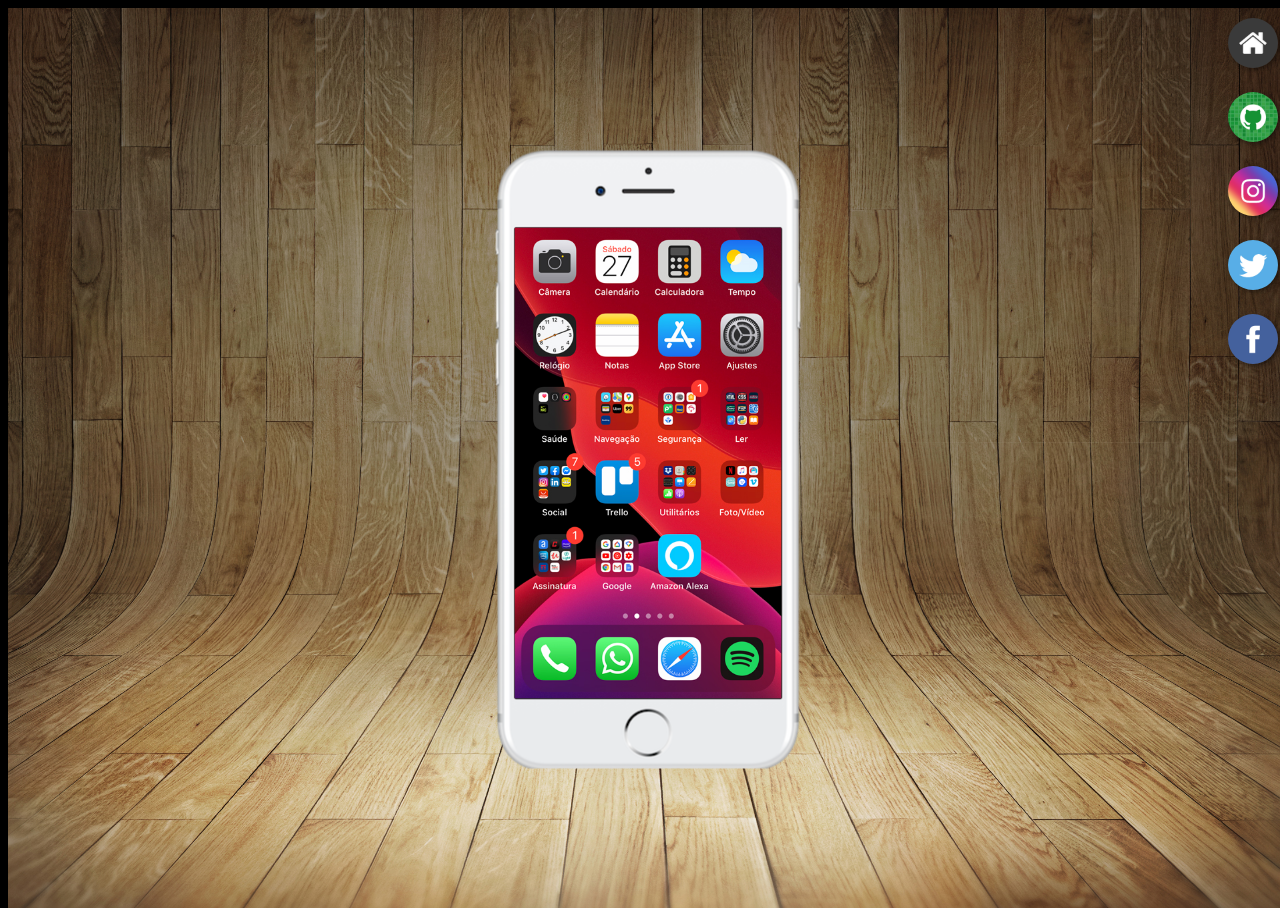
<file: index.html>
<!DOCTYPE html>
<html lang="pt-br">
<head>
    <meta charset="UTF-8">
    <meta http-equiv="X-UA-Compatible" content="IE=edge">
    <meta name="viewport" content="width=device-width, initial-scale=1.0">
    <title>Projeto Rede Sociais</title>
    <link rel="shortcut icon" href="favicon.ico" type="image/x-icon">
    <link rel="stylesheet" href="estilo/style.css">
</head>
<body>
    <main>
        <section id="telefone">
            <iframe src="home.html" name="tela" id="tela" frameborder="0"></iframe>

        </section>
        <section id="rede-sociais">
            <a href="home.html" target="tela"> <img src="imagens/logo-home.jpg" alt="Home"></a> <br>
            <a href="github.html" target="tela"> <img src="imagens/logo-github.jpg" alt="Github"></a><br>
            <a href="instagram.html" target="tela"> <img src="imagens/logo-instagram.jpg" alt="Instagram"></a><br>
            <a href="twitter.html" target="tela"><img src="imagens/logo-twitter.jpg" alt="Twitter"></a><br>
            <a href="facebook.html" target="tela"><img src="imagens/logo-facebook.jpg" alt="Facebook"></a>

        </section>
    </main>
    
</body>
</html>
</file>
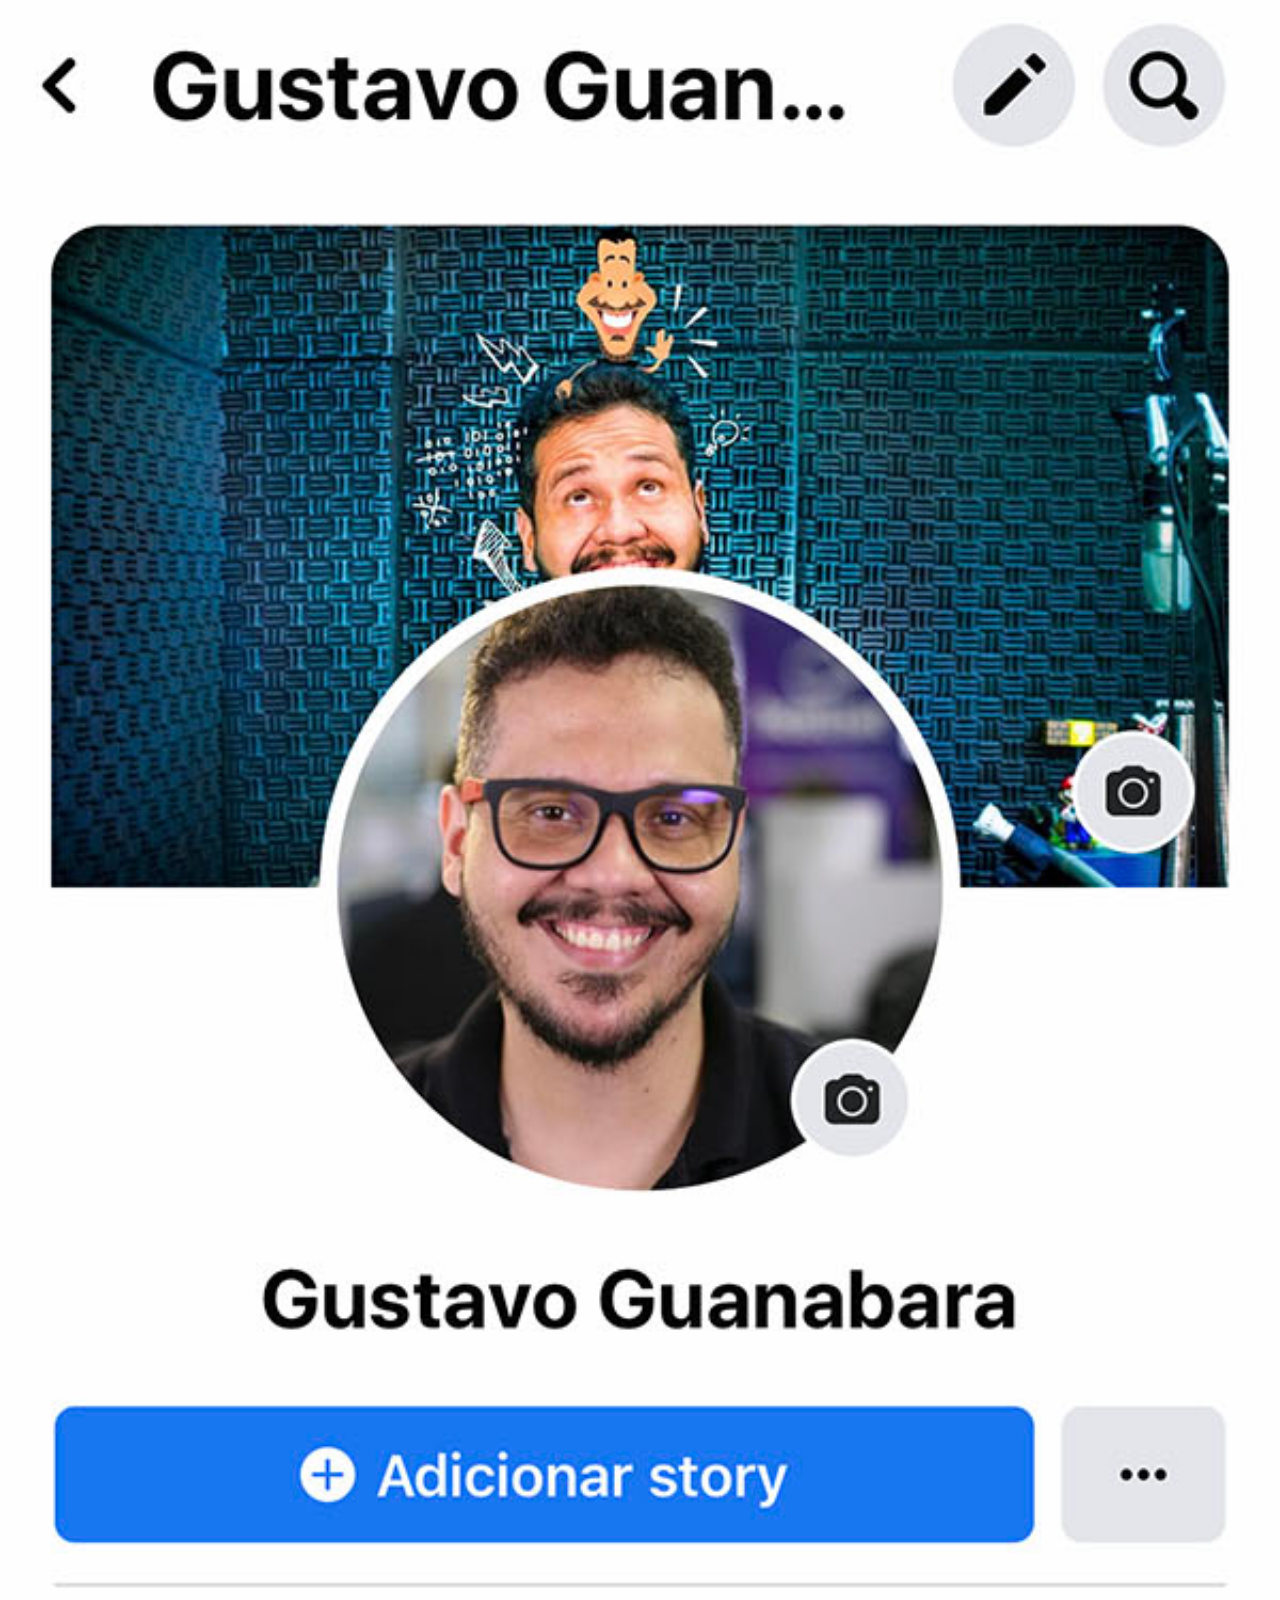
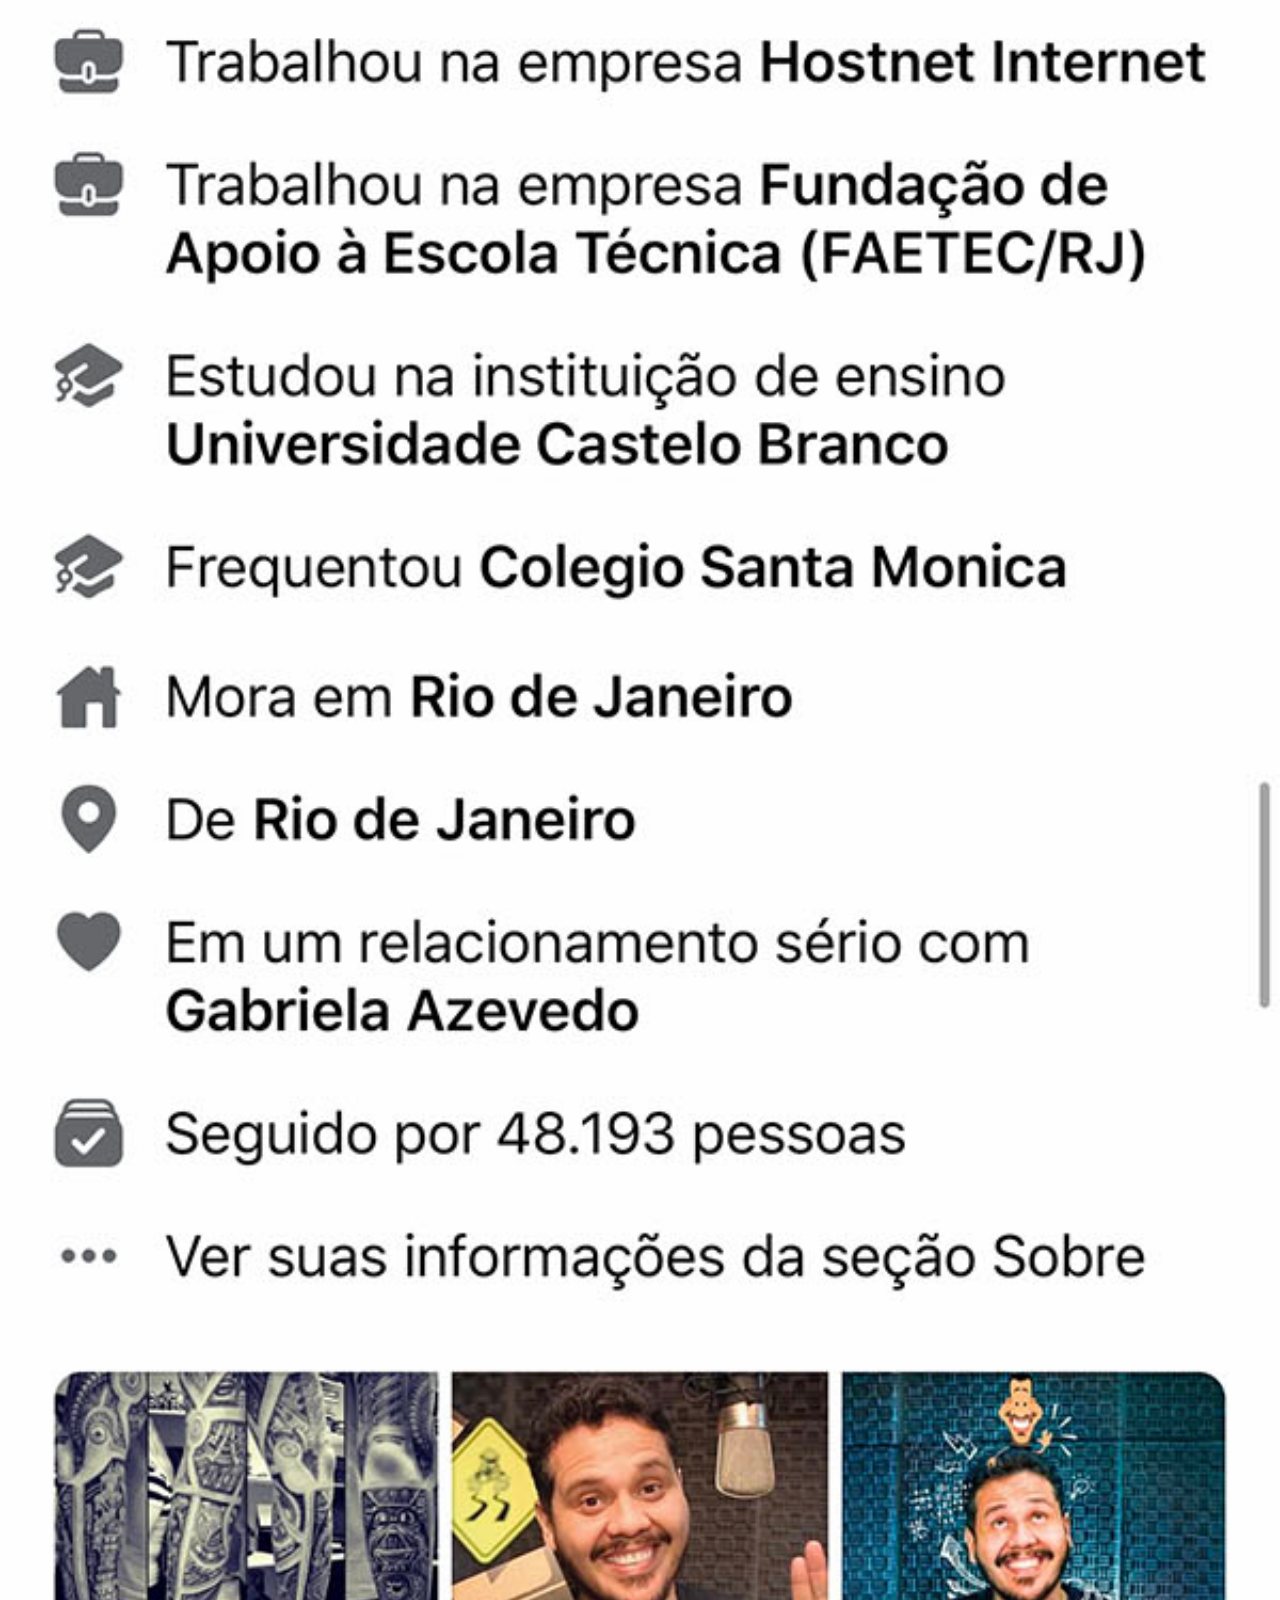
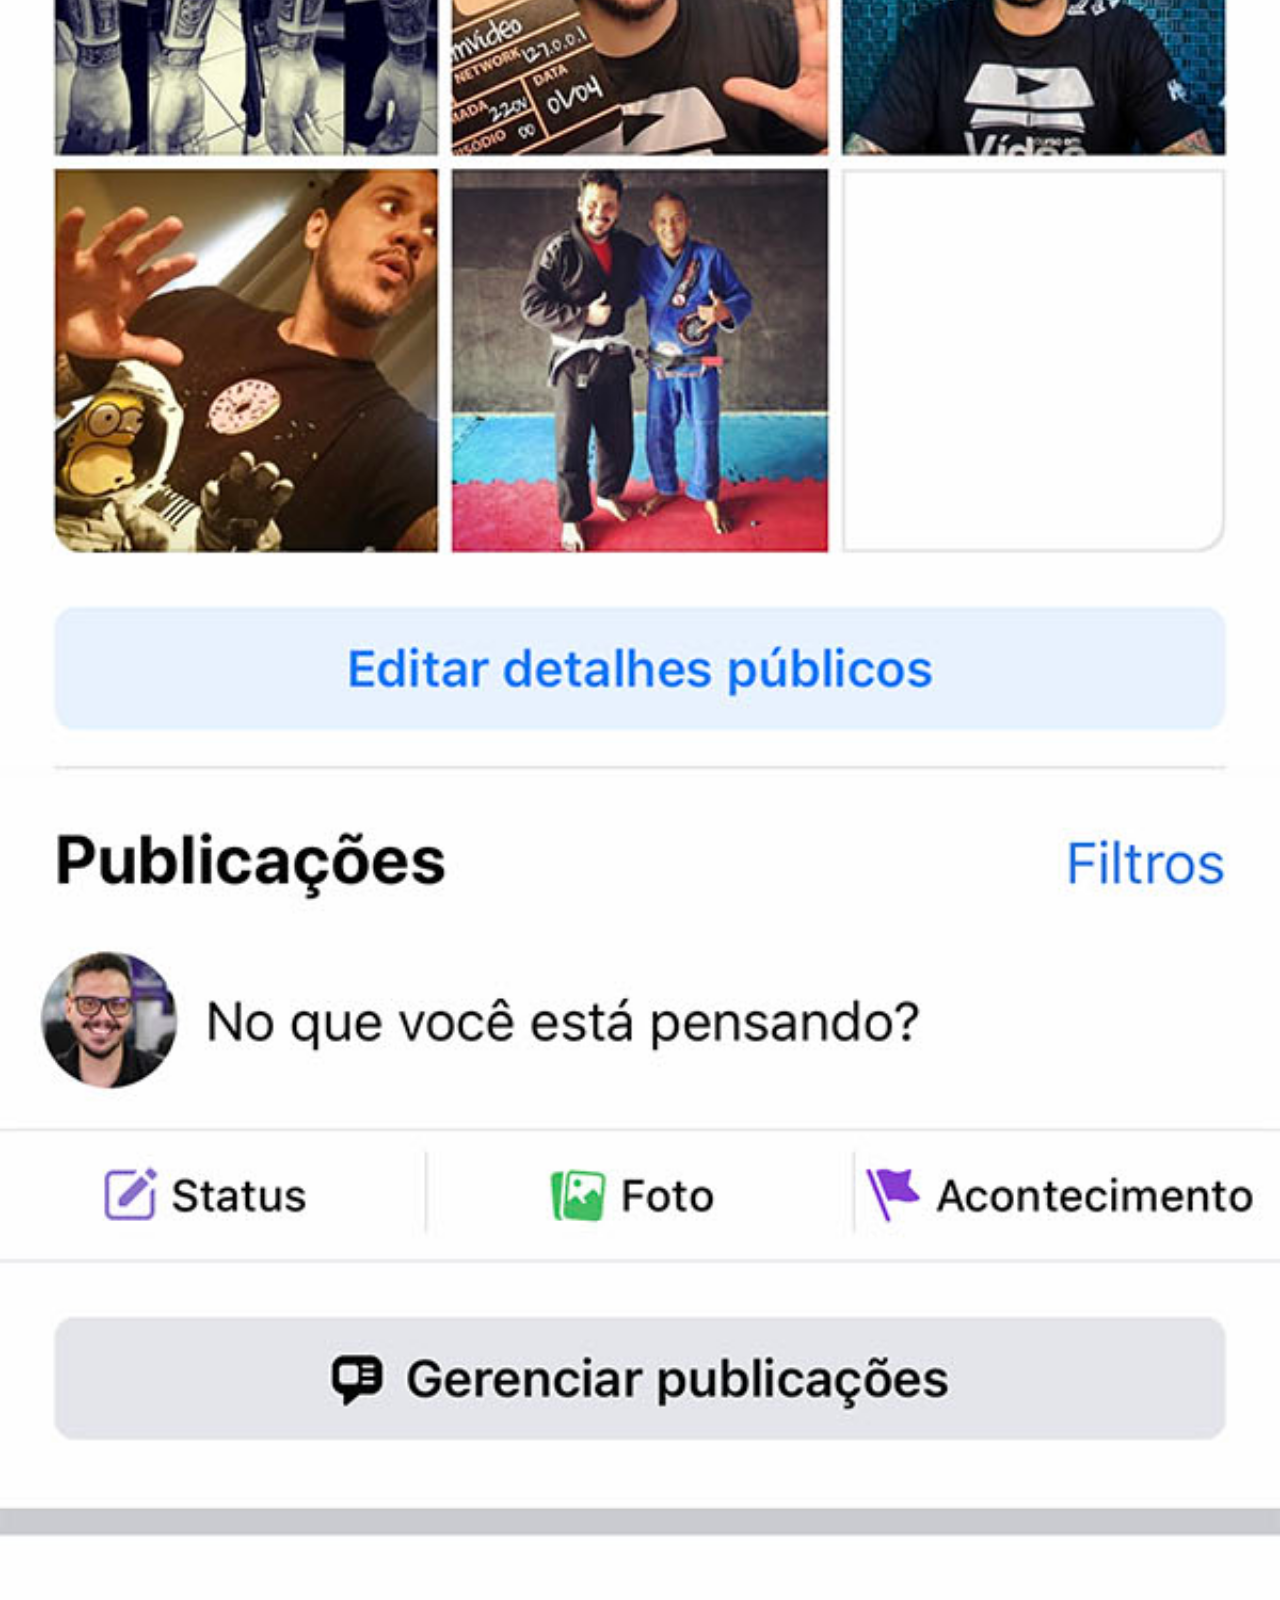
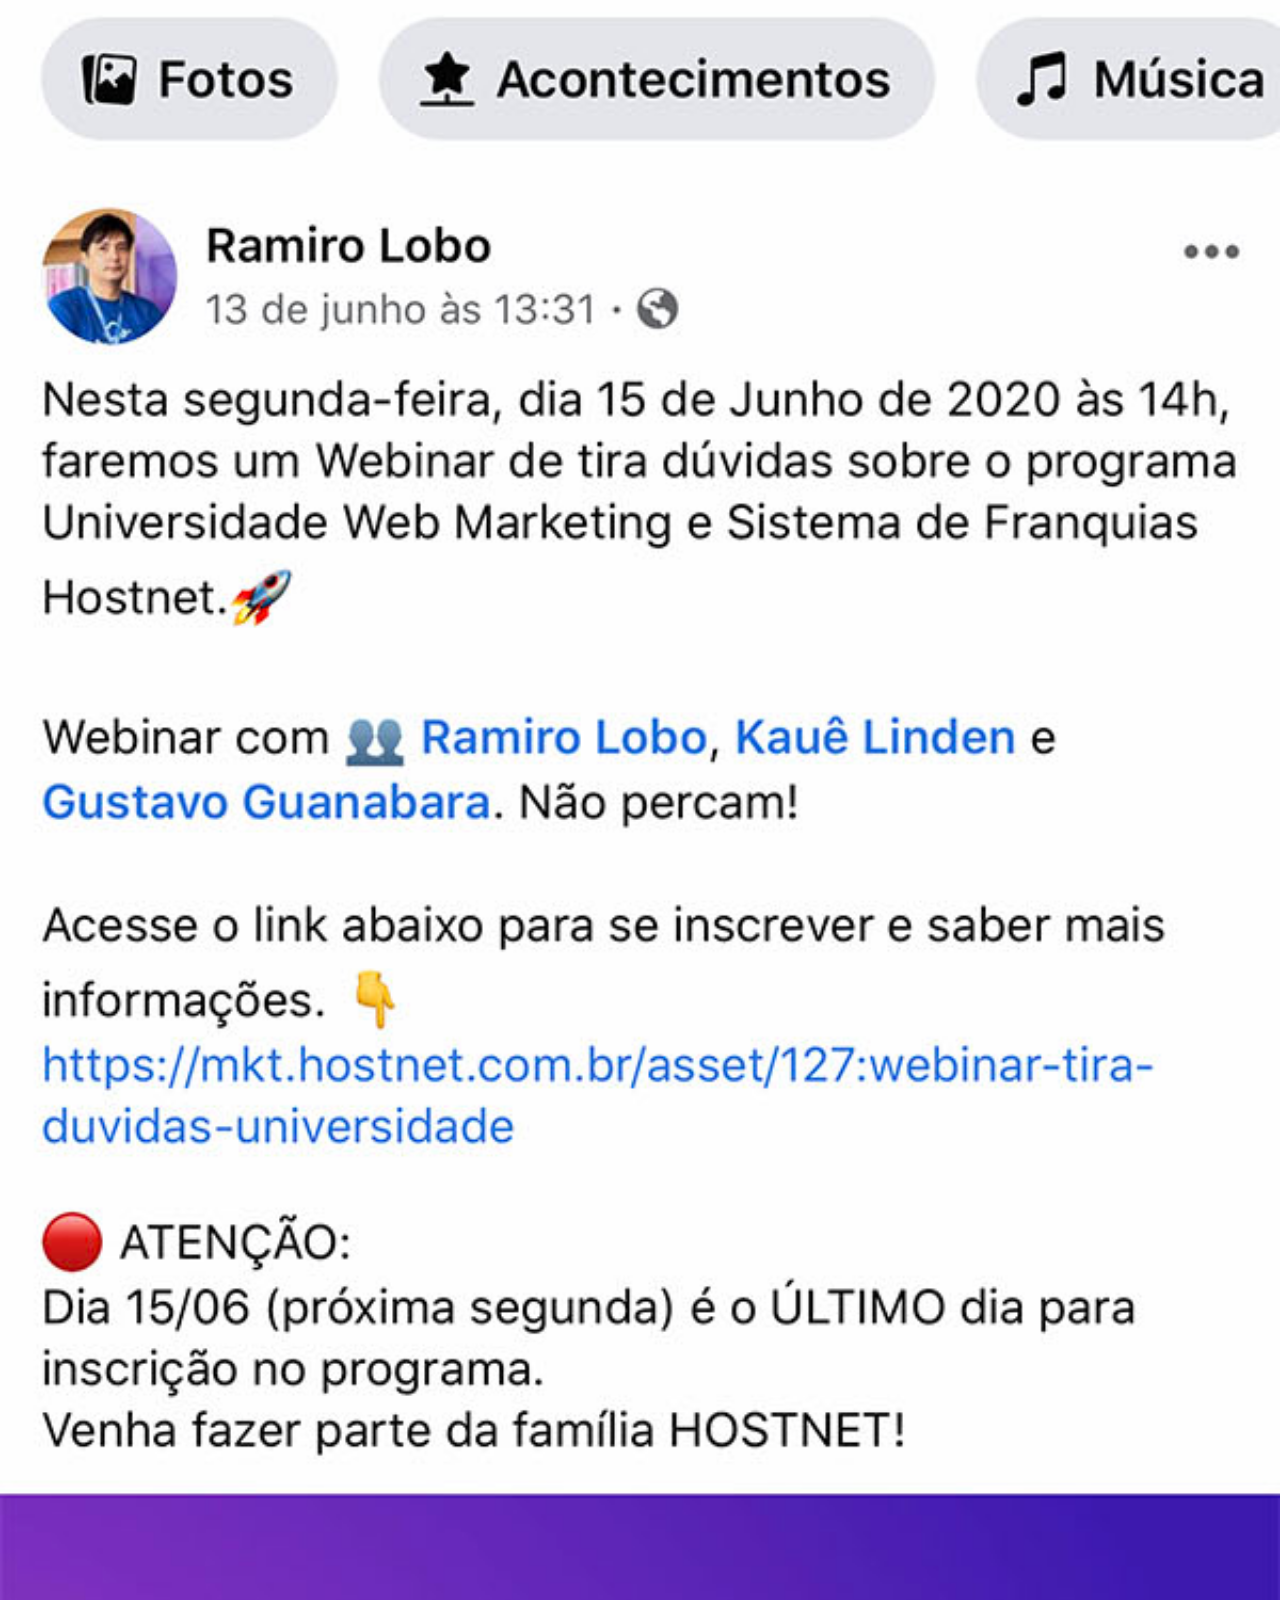
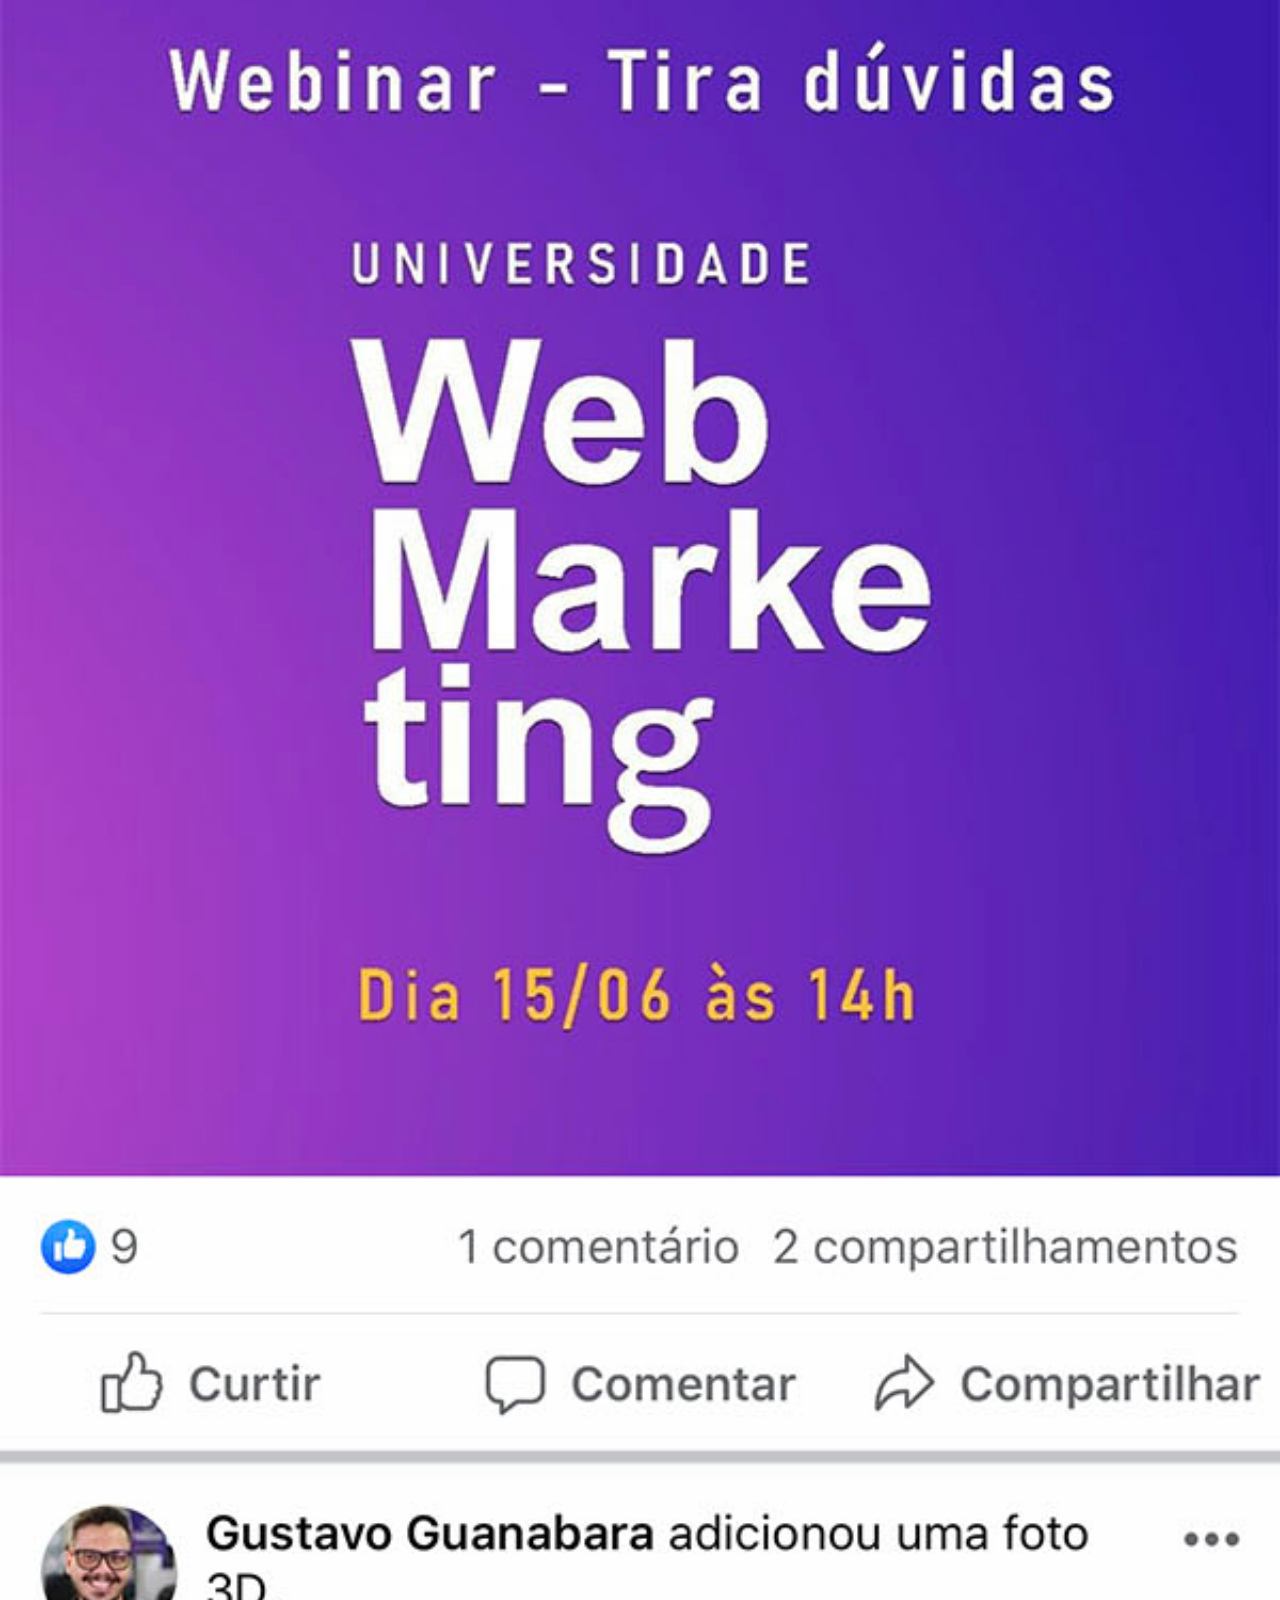
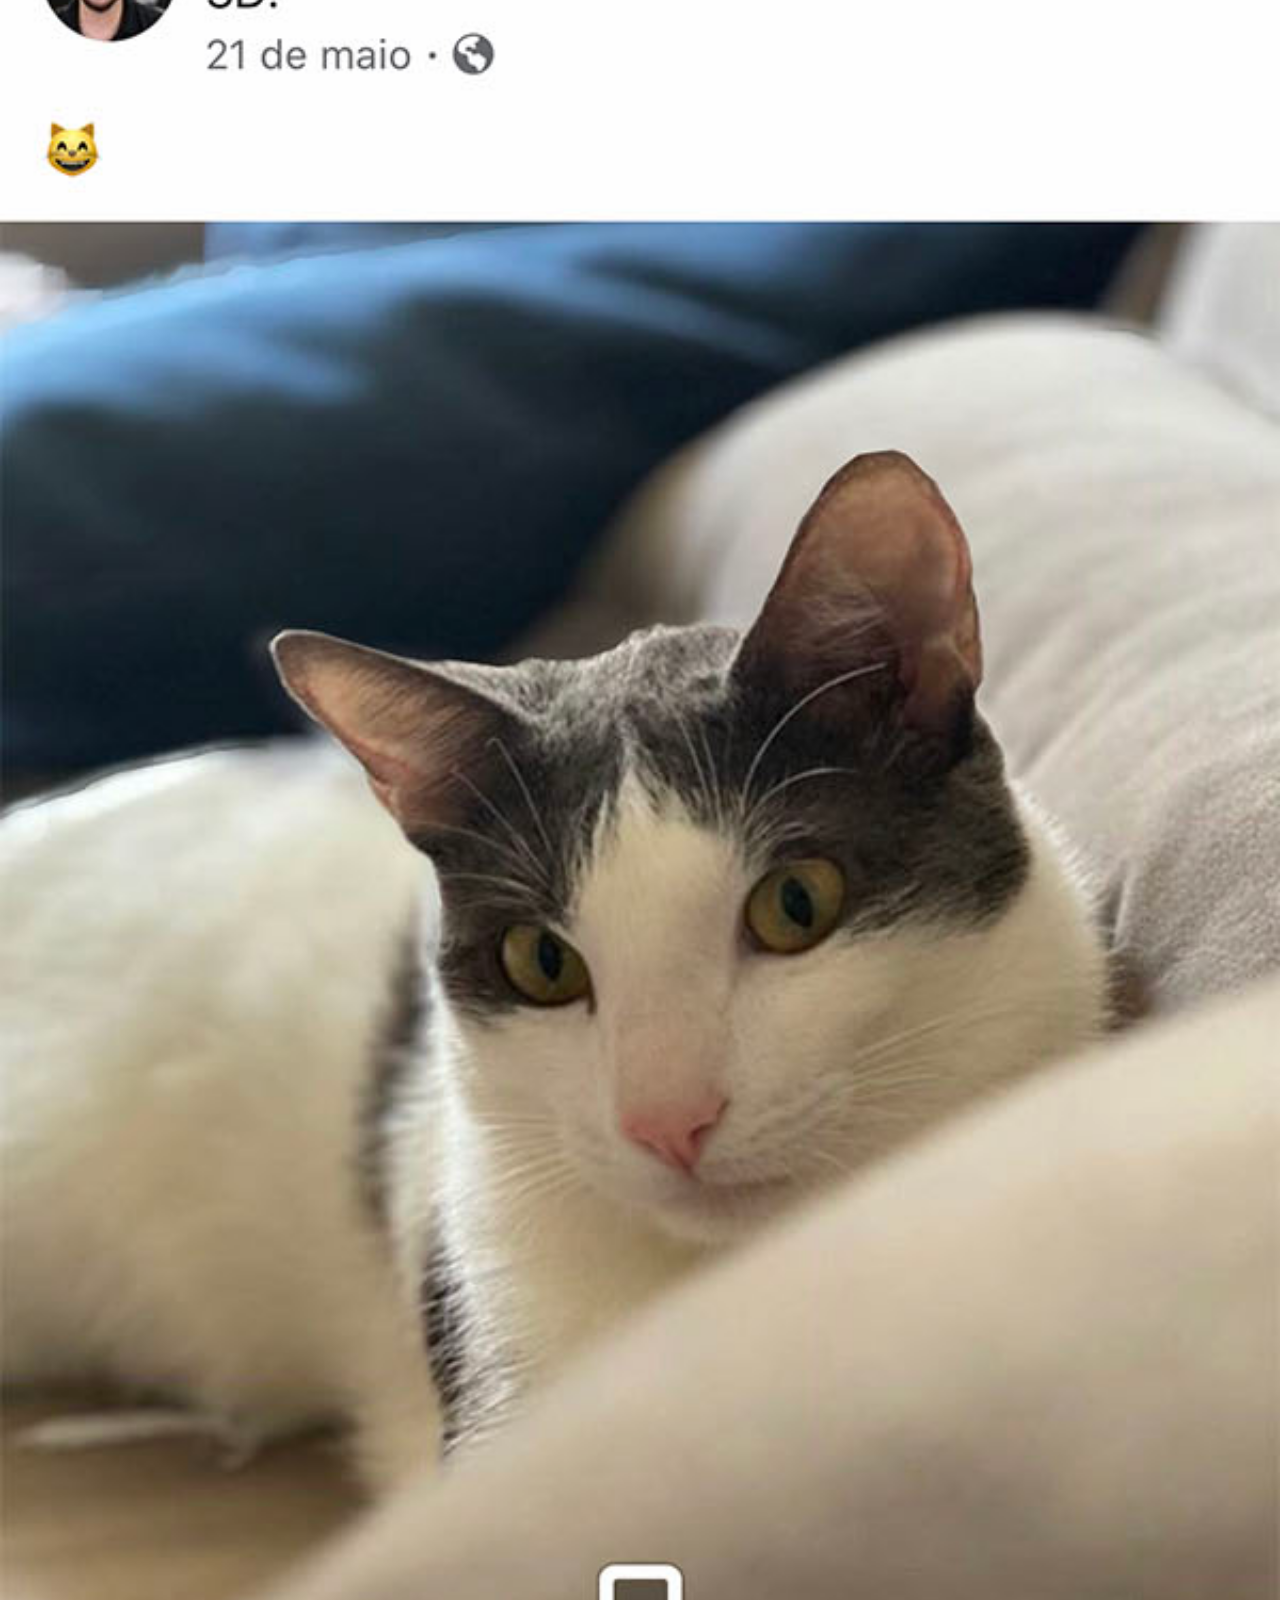
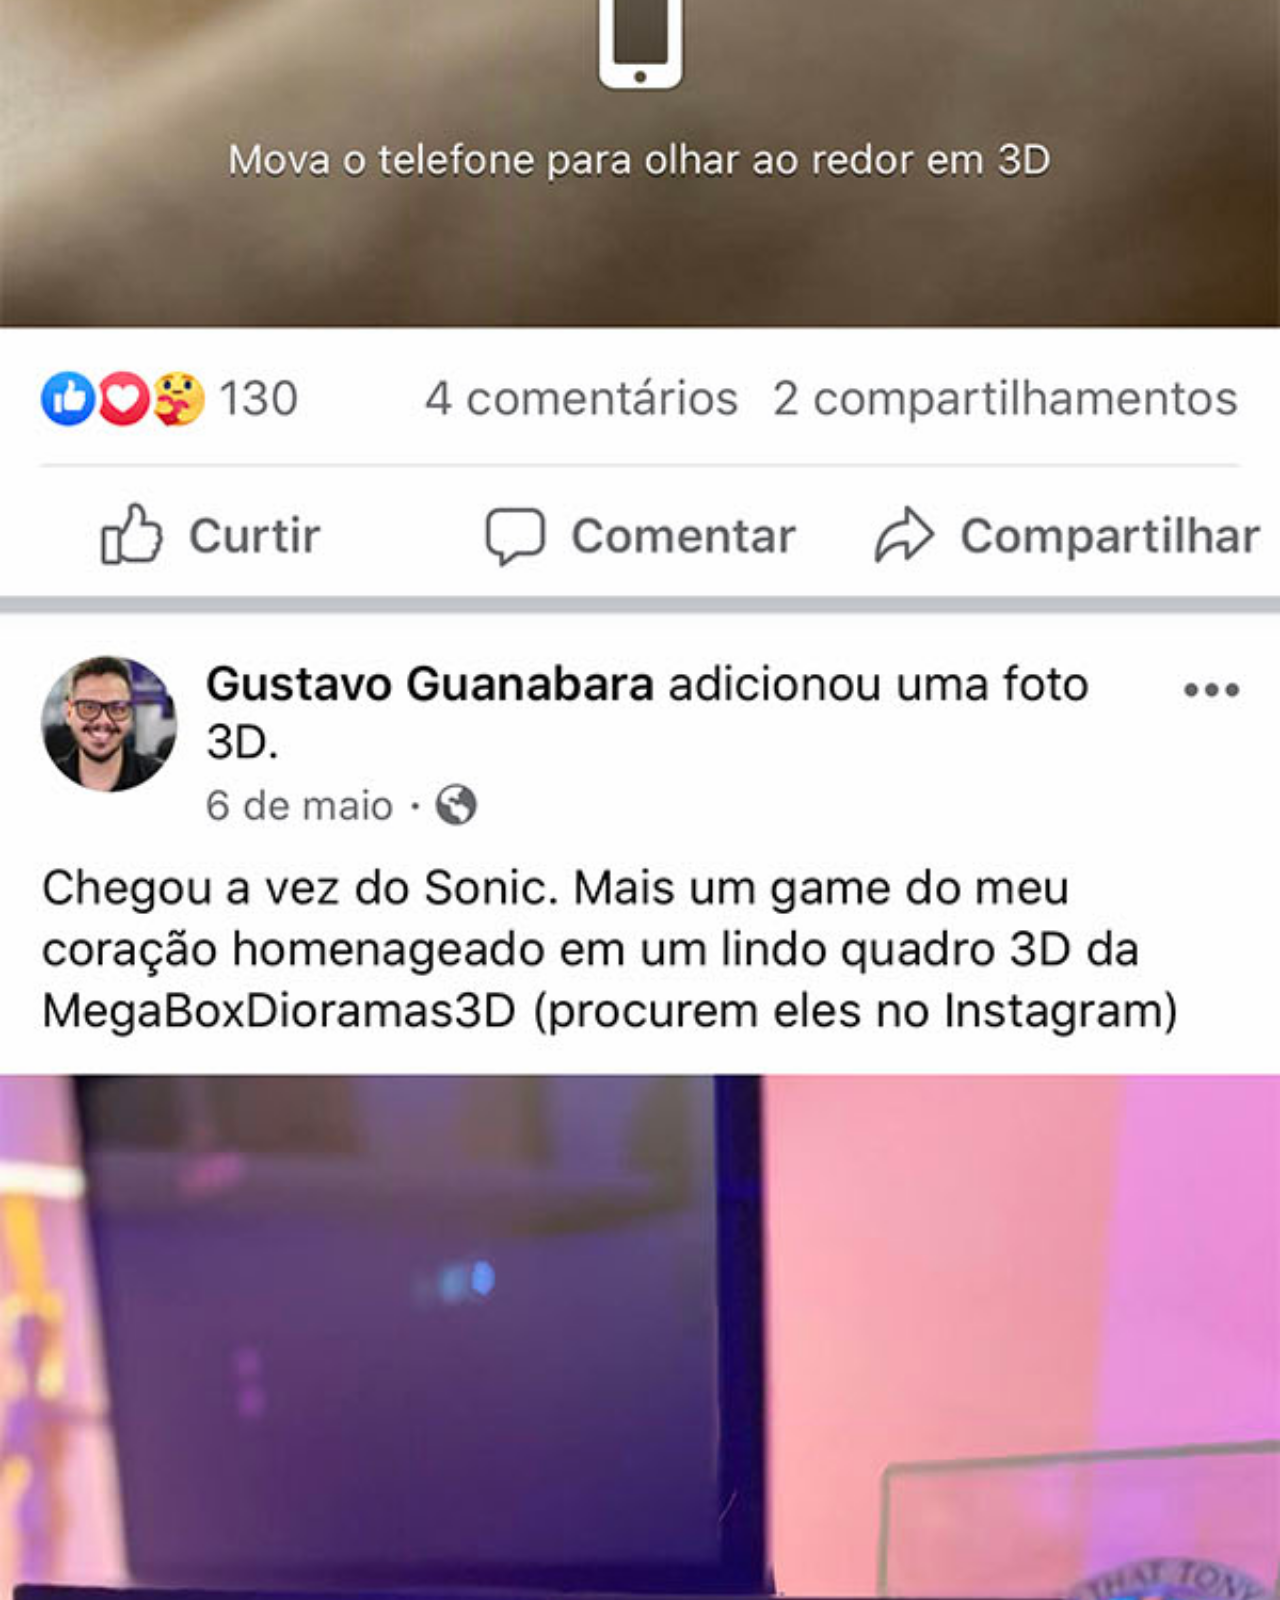
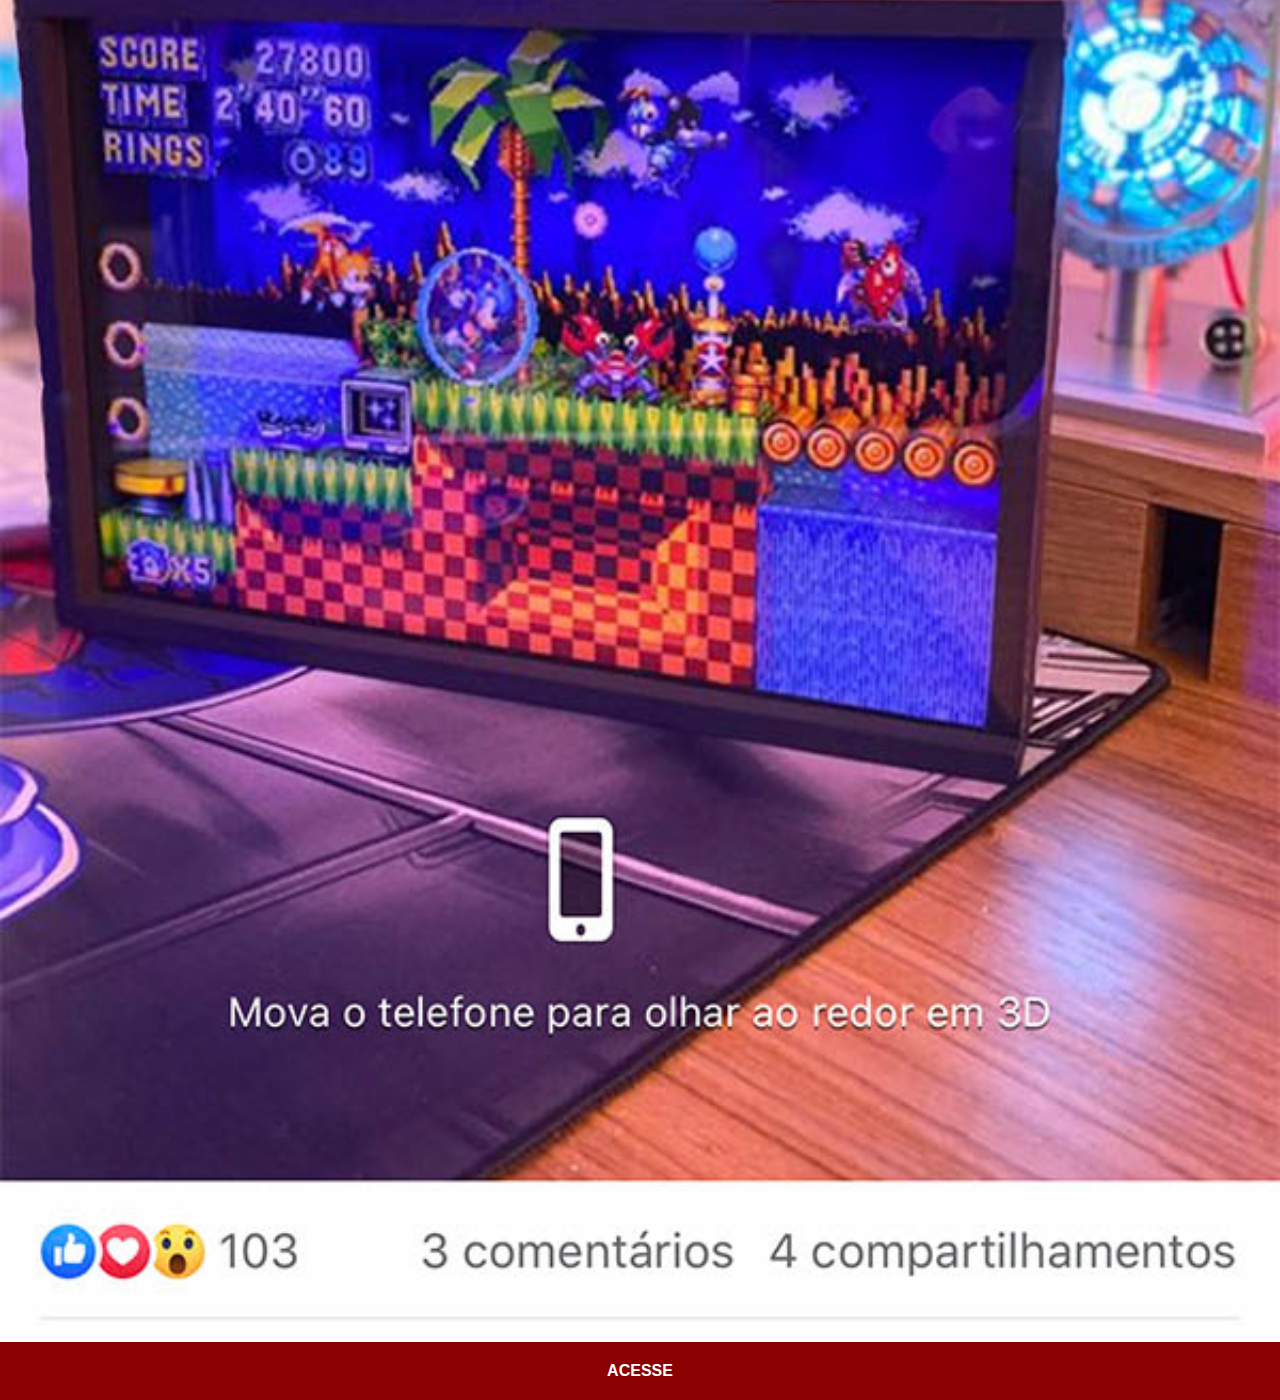
<file: facebook.html>
<!DOCTYPE html>
<html lang="pt-br">
<head>
    <meta charset="UTF-8">
    <meta http-equiv="X-UA-Compatible" content="IE=edge">
    <meta name="viewport" content="width=device-width, initial-scale=1.0">
    <title>Facebook</title>
    <link rel="stylesheet" href="estilo/social.css">
</head>
<body>
    <img src="imagens/tela-facebook.jpg" alt="Facebook">
    <a href="https://www.facebook.com/gustavoguanabara" target="_blank"> ACESSE</a>
</body>
</html>
</file>
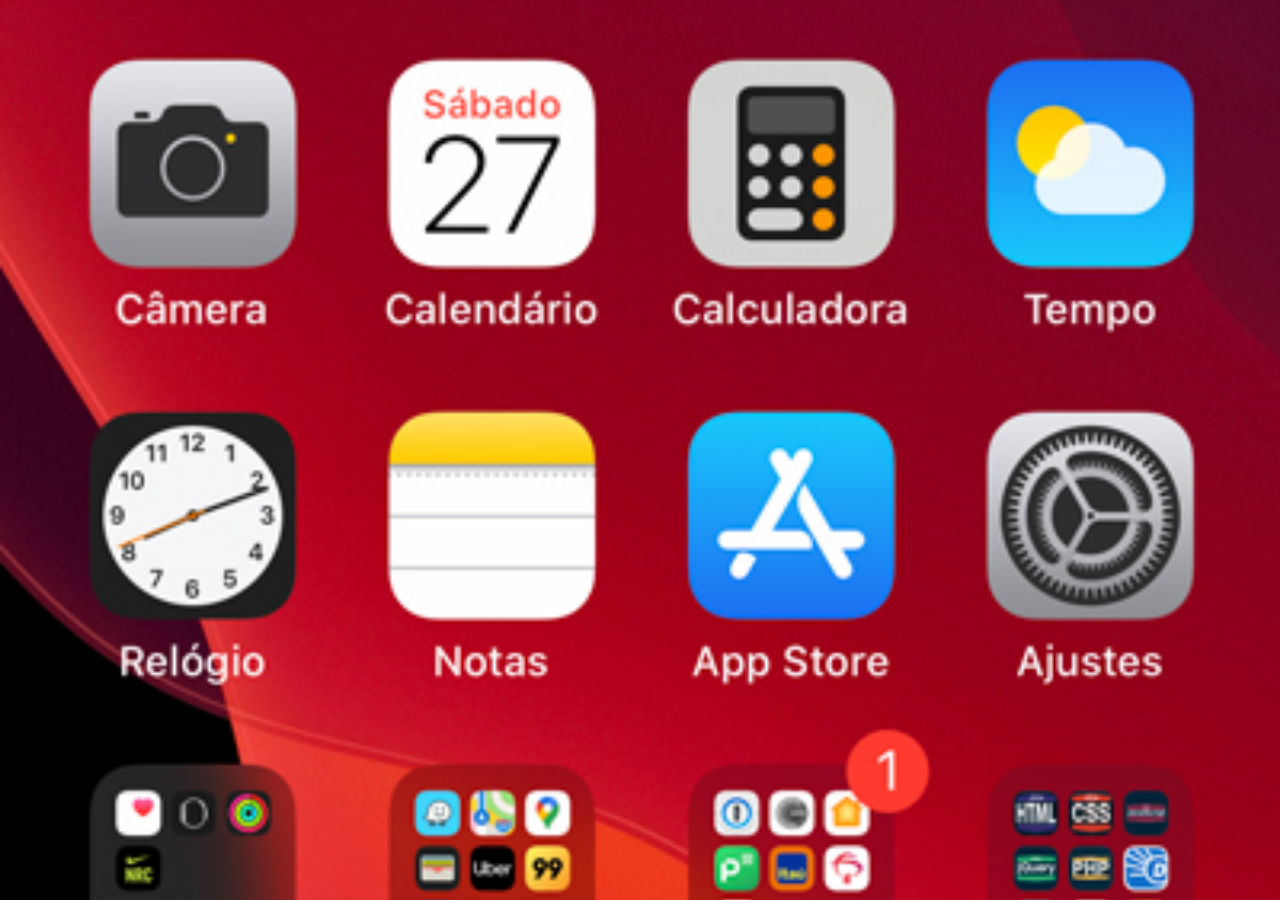
<file: home.html>
<!DOCTYPE html>
<html lang="pt-br">
<head>
    <meta charset="UTF-8">
    <meta http-equiv="X-UA-Compatible" content="IE=edge">
    <meta name="viewport" content="width=device-width, initial-scale=1.0">
    <title>Home</title>
    <style>
        
        *{
            margin: 0px;
            padding: 0px;
        }
        body{
            width: 100vw;
            height: 100vh;
            background: black url('imagens/tela-home.jpg') no-repeat top center;
            background-size: cover;
        }
    
    </style>
</head>
<body>
    
</body>
</html>
</file>
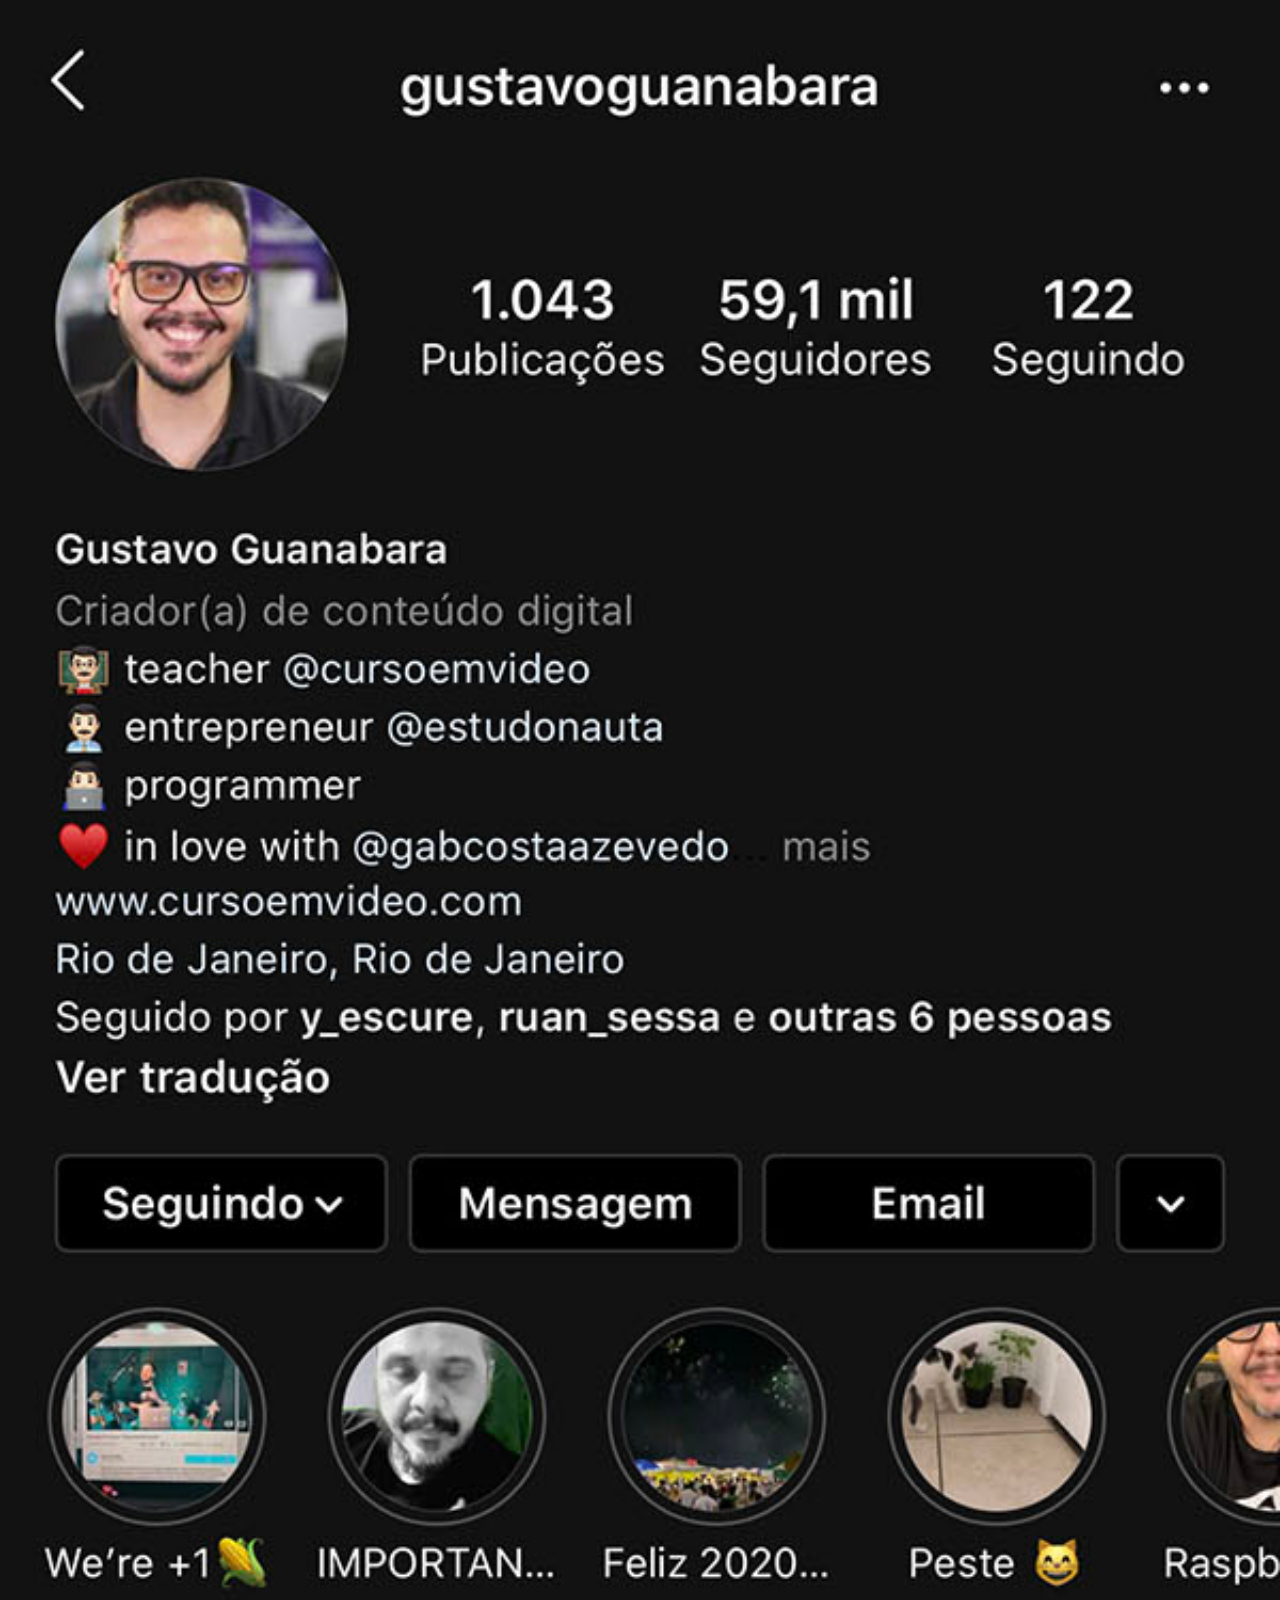
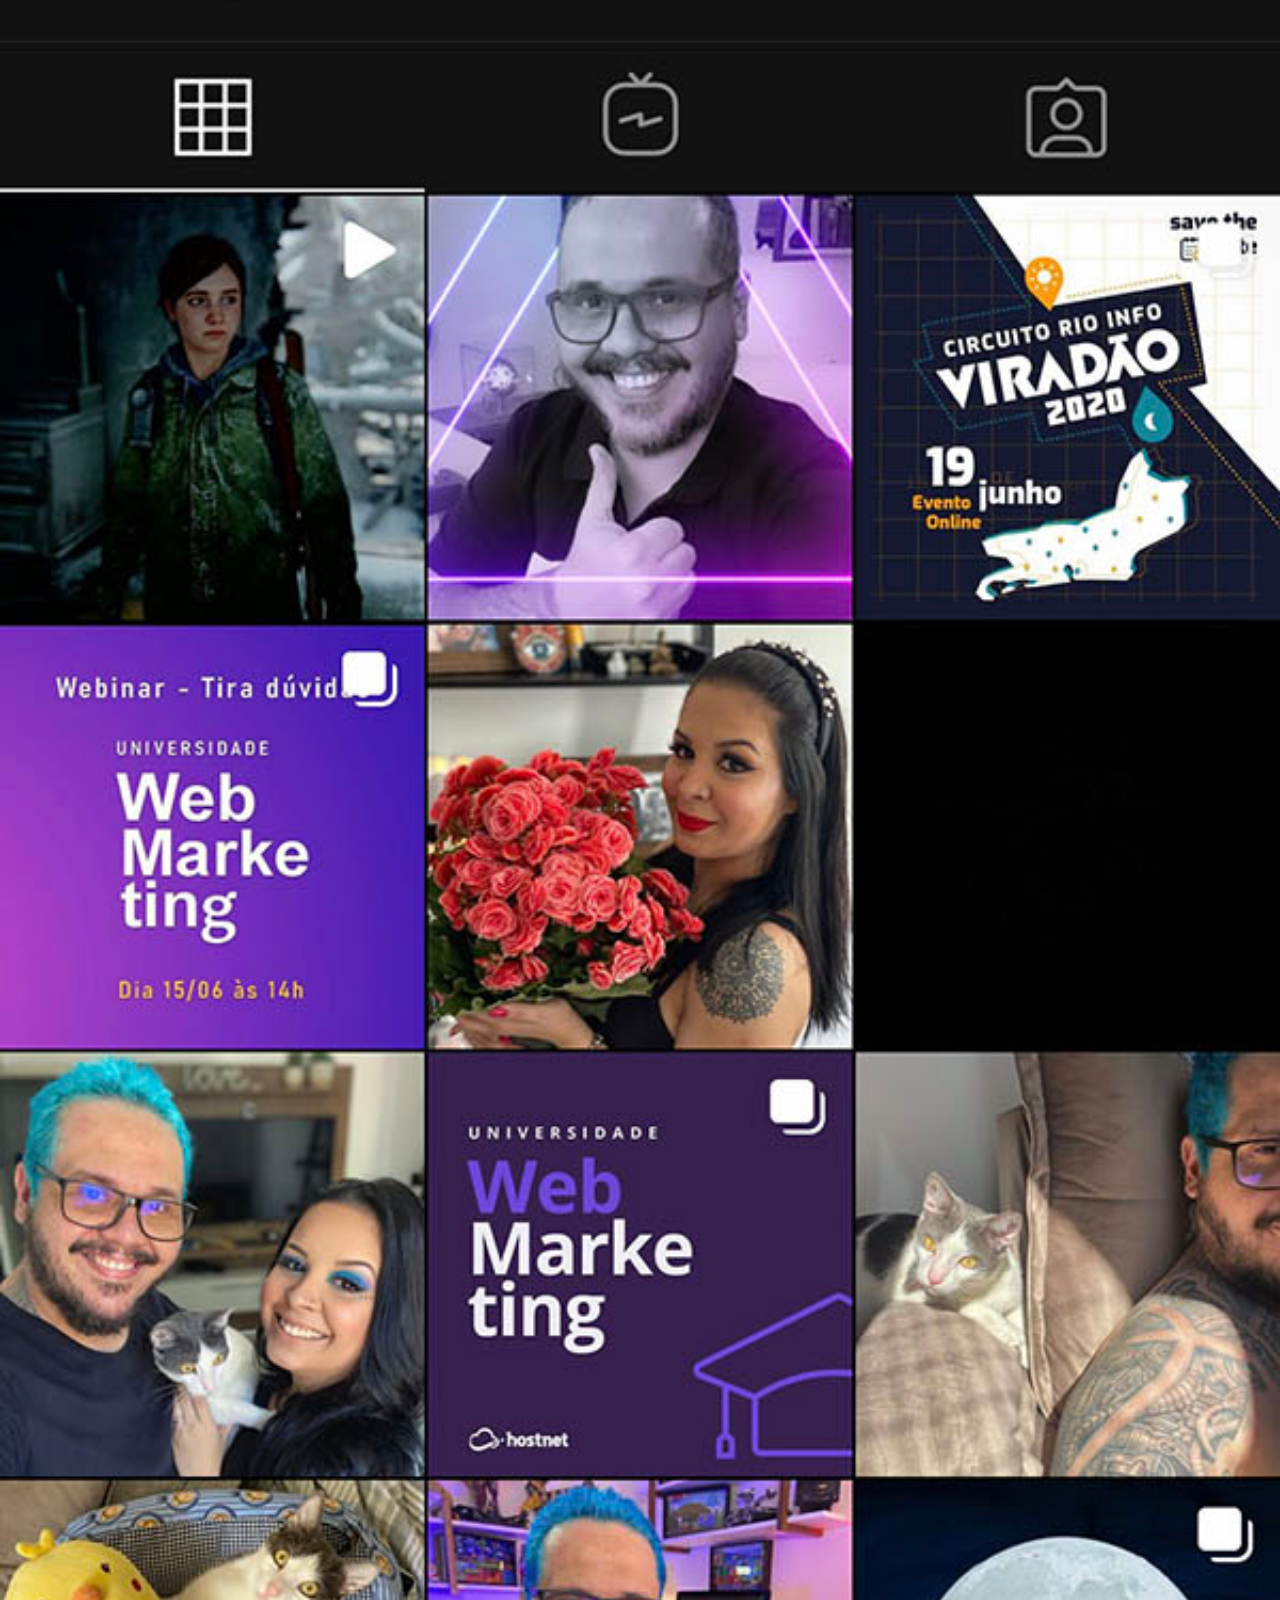
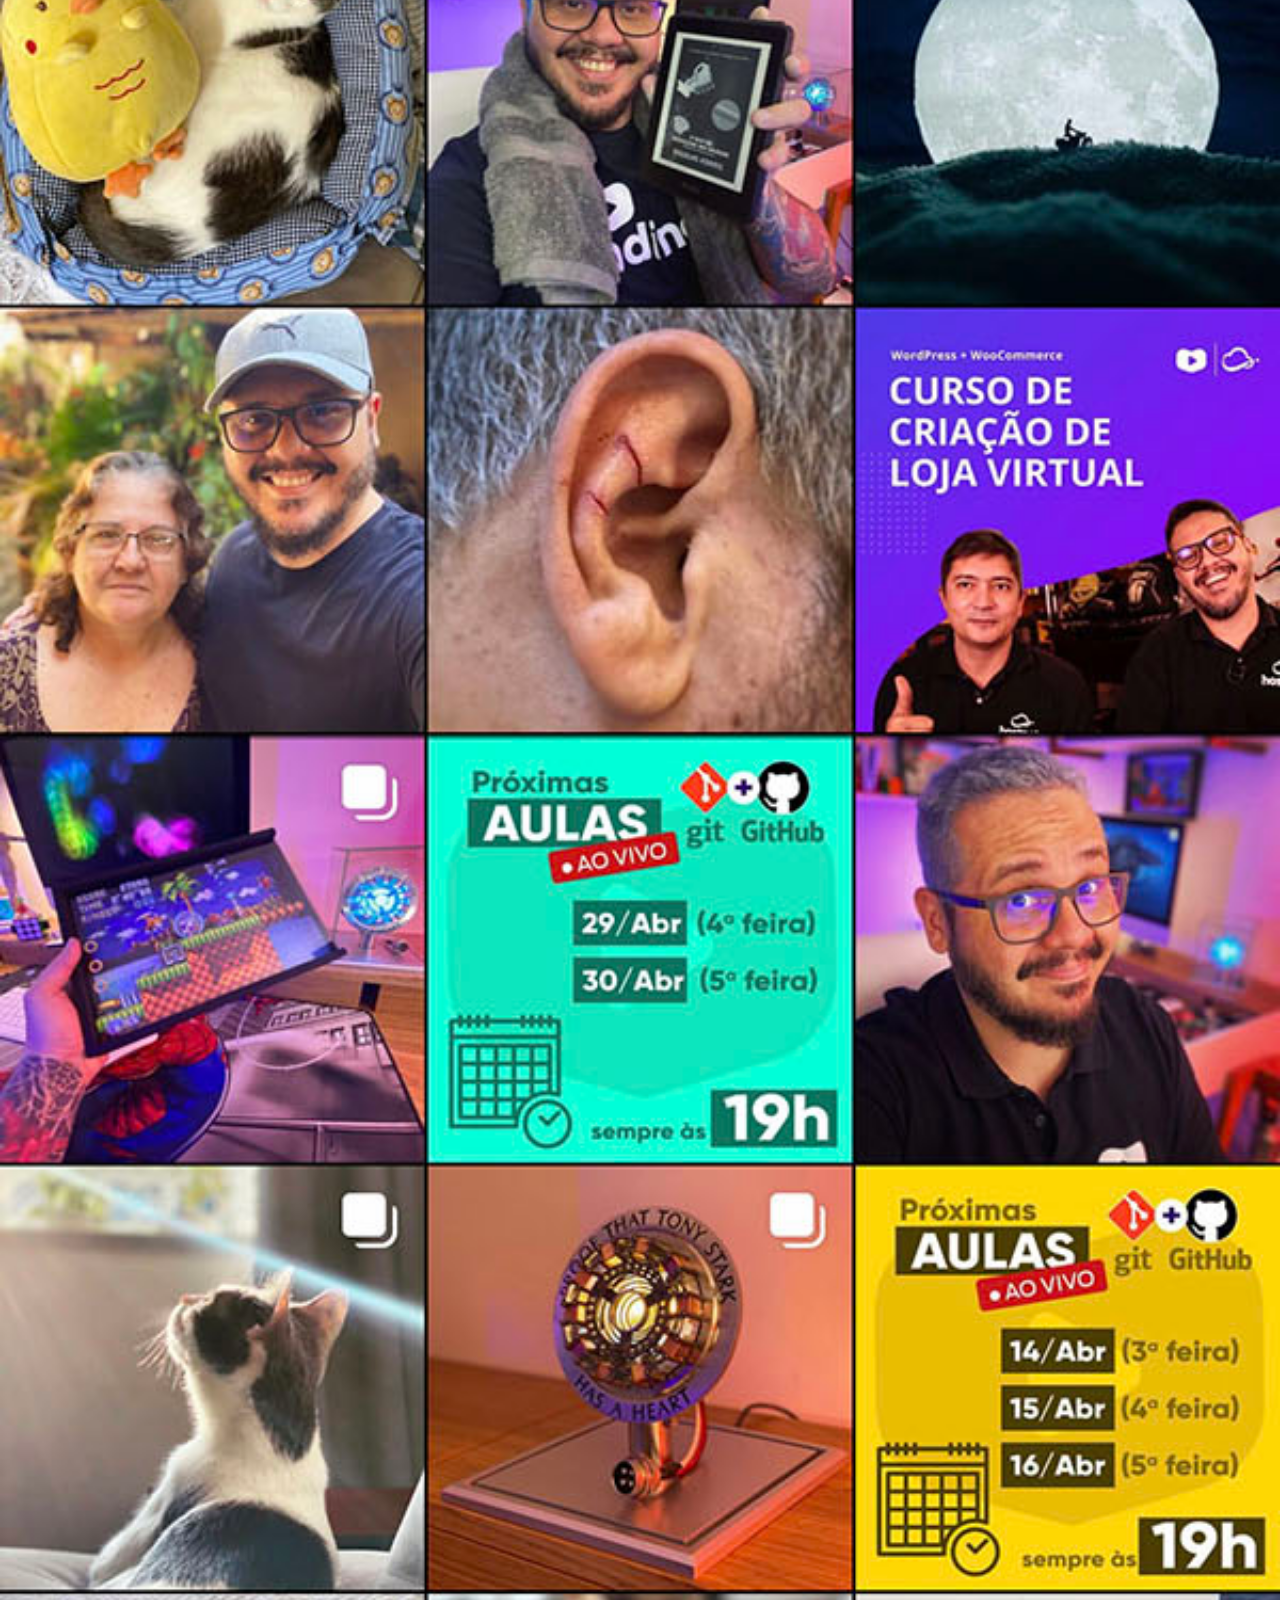
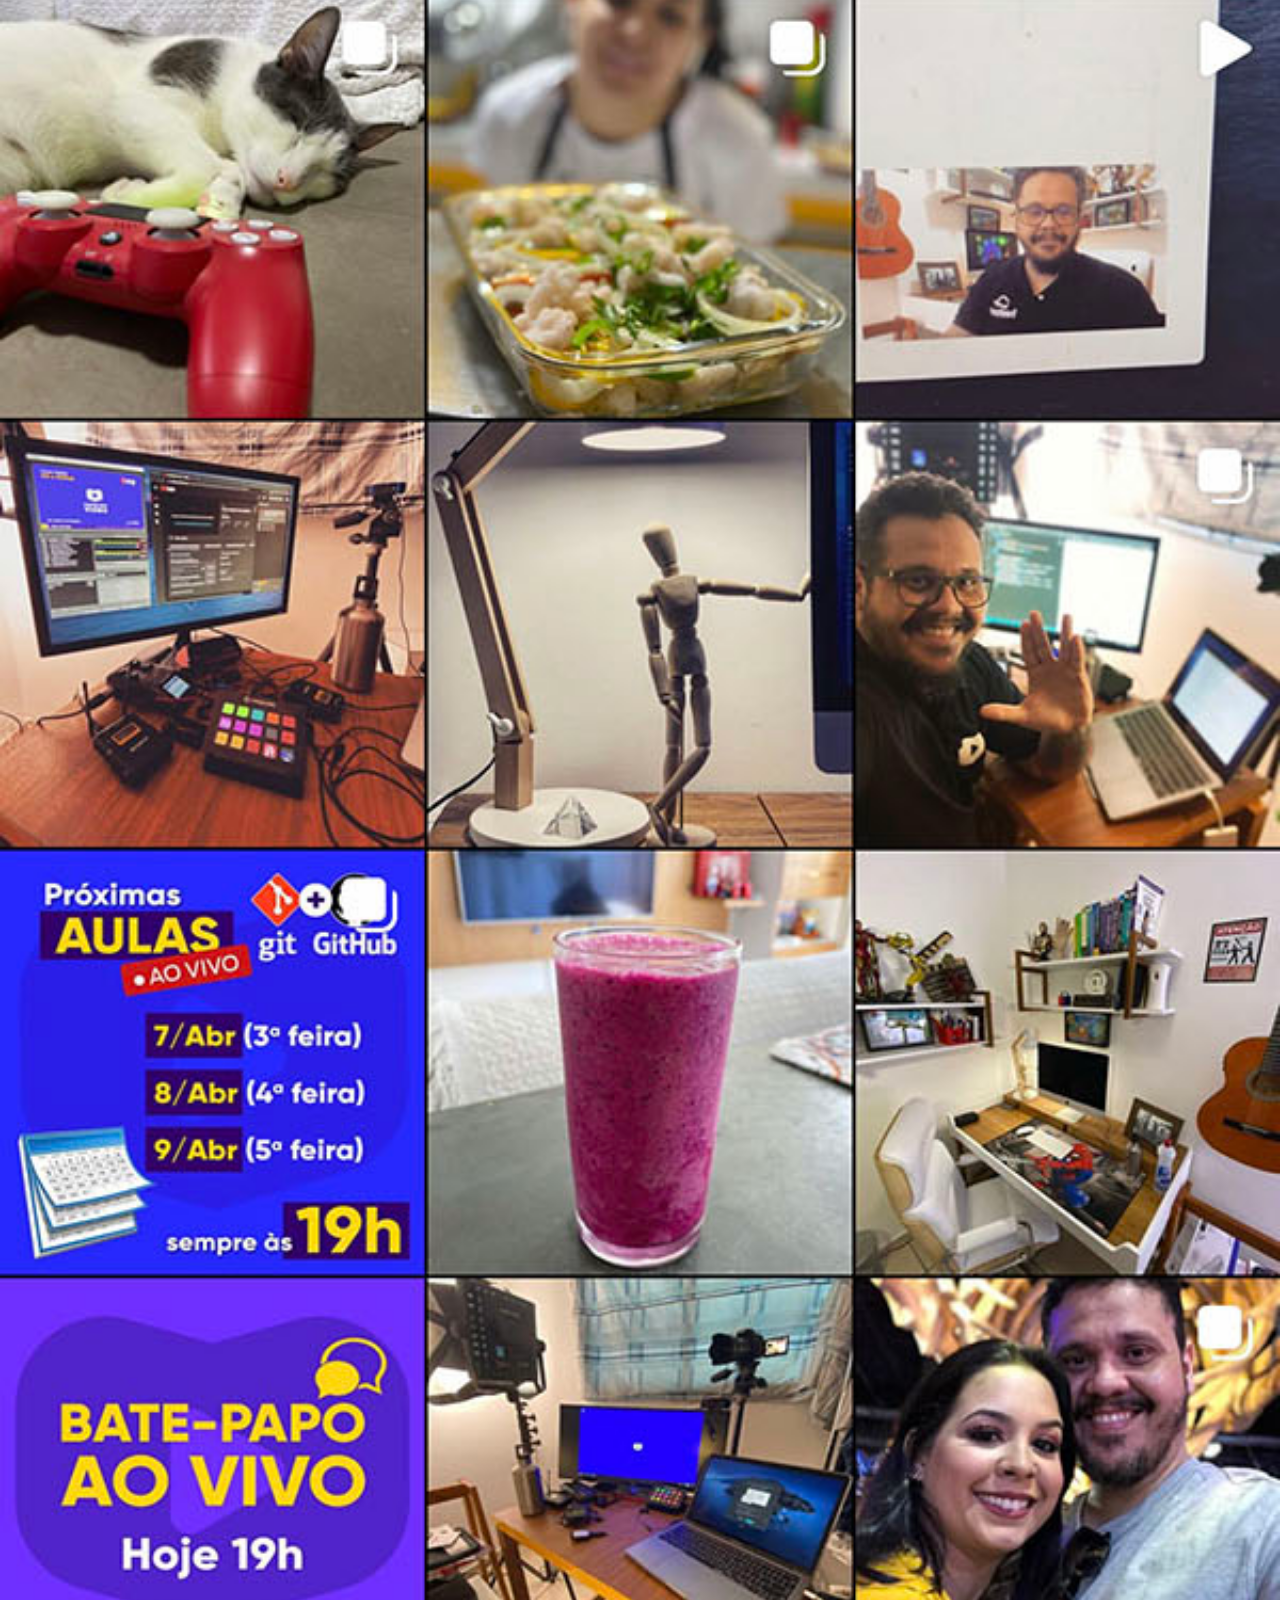
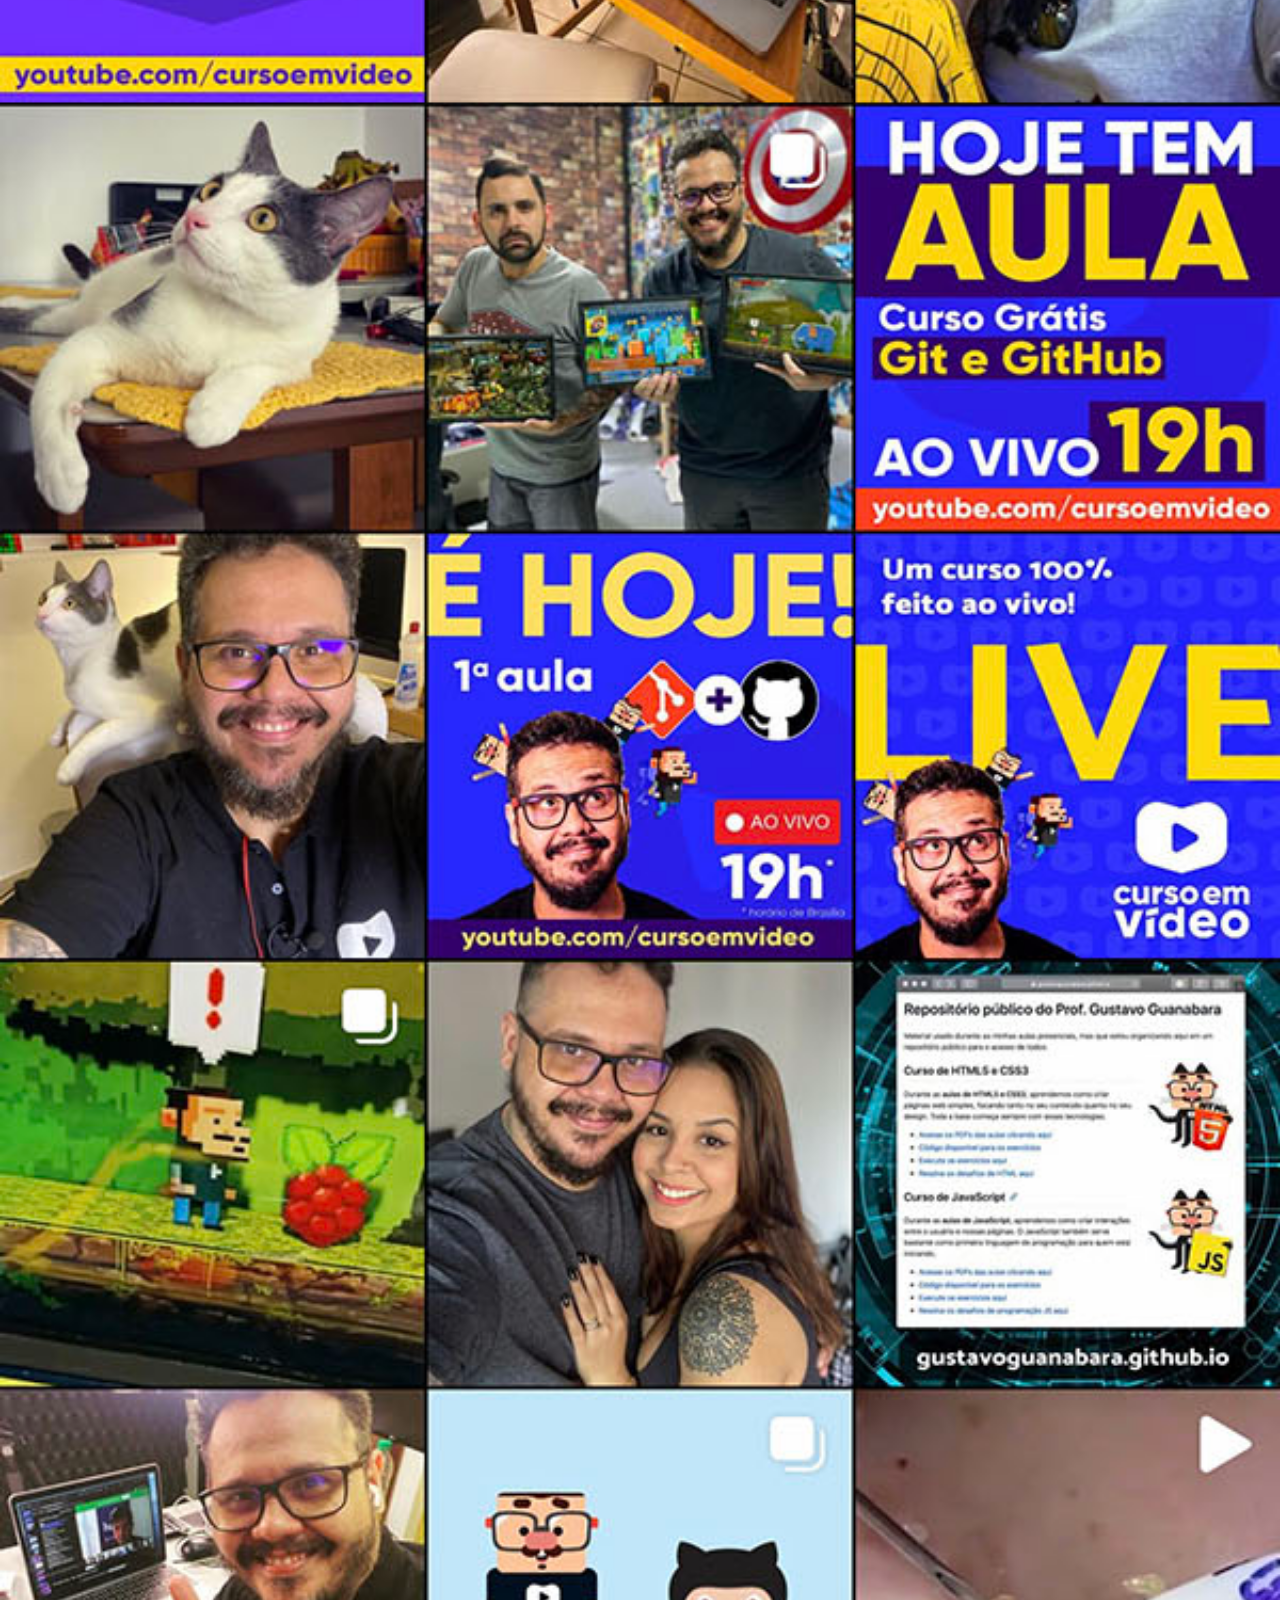
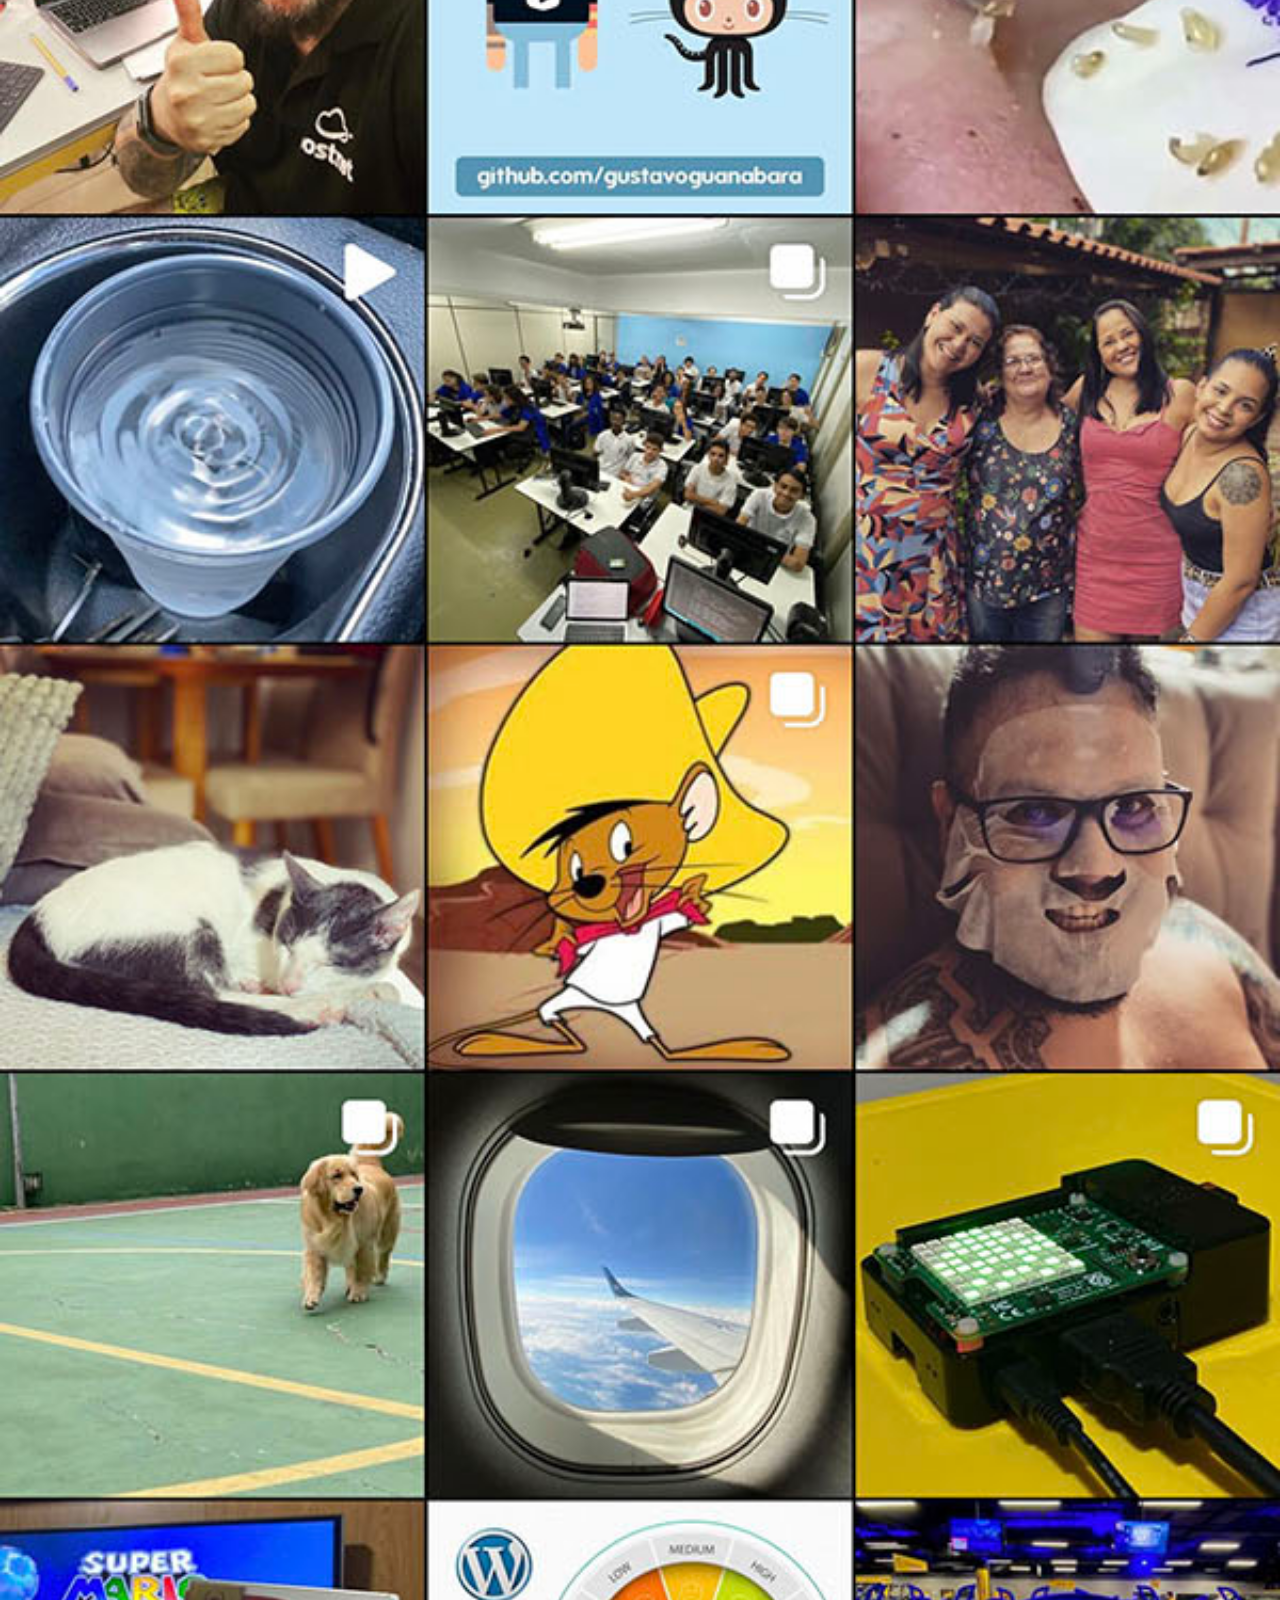
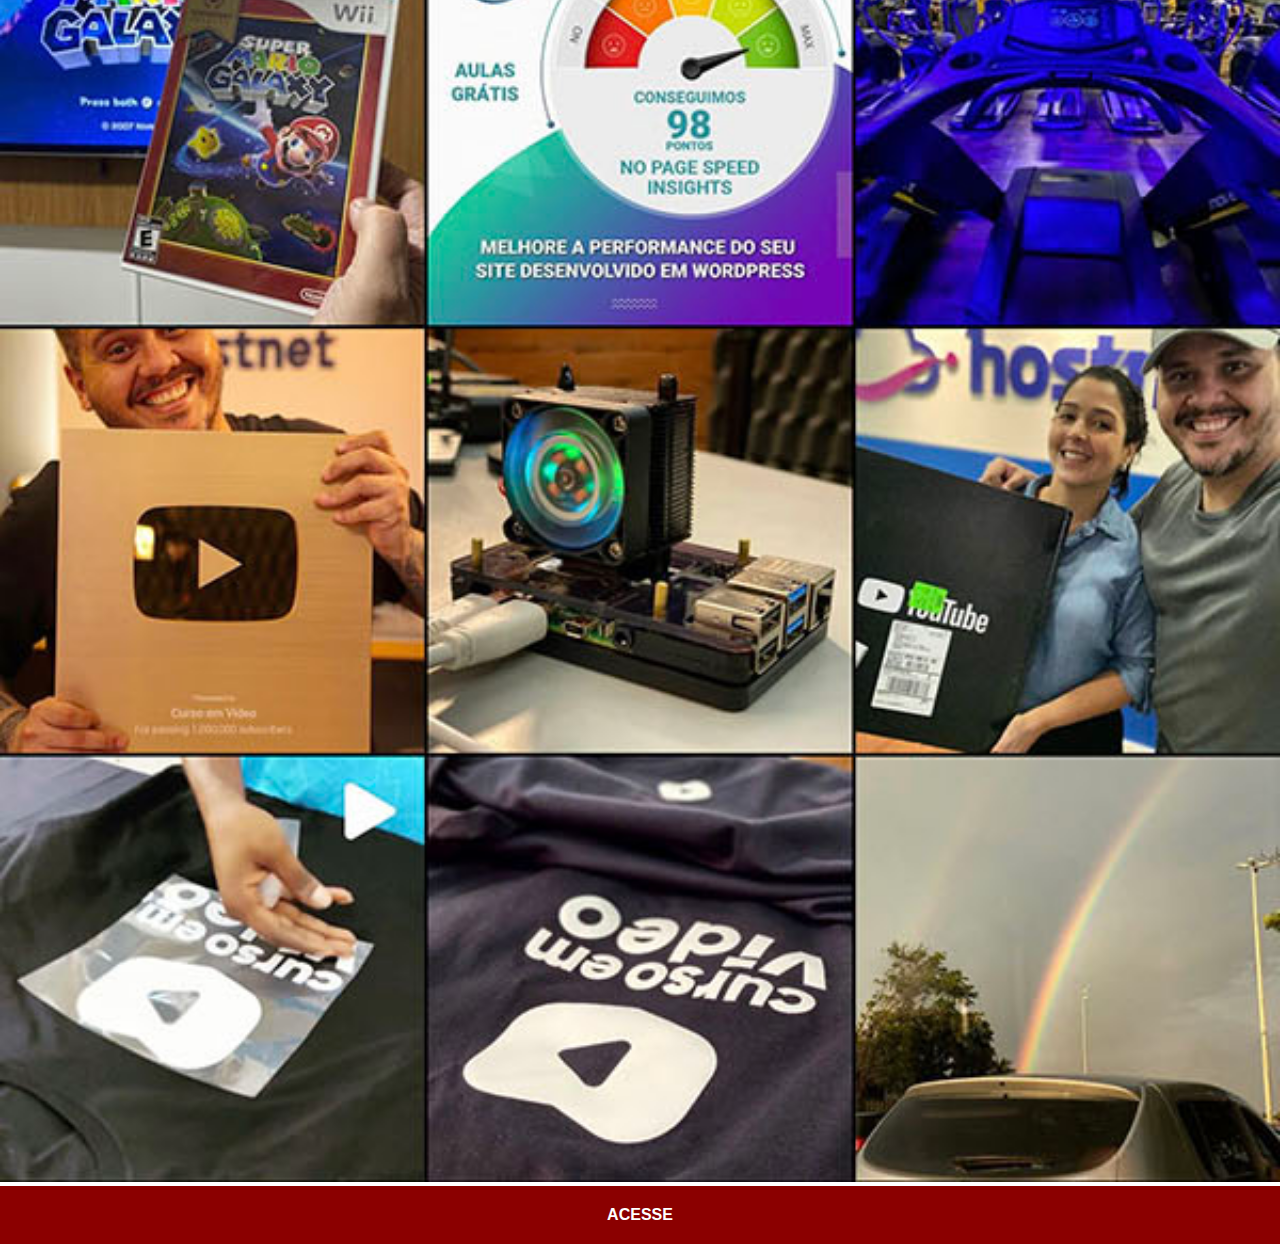
<file: instagram.html>
<!DOCTYPE html>
<html lang="pt-br">
<head>
    <meta charset="UTF-8">
    <meta http-equiv="X-UA-Compatible" content="IE=edge">
    <meta name="viewport" content="width=device-width, initial-scale=1.0">
    <title>Instagram</title>
    <link rel="stylesheet" href="estilo/social.css">
</head>
<body>
    <img src="imagens/tela-instagram.jpg" alt="Instagram">
    <a href="https://www.instagram.com/gustavoguanabara/" target="_blank"> ACESSE</a>
</body>
</html>
</file>
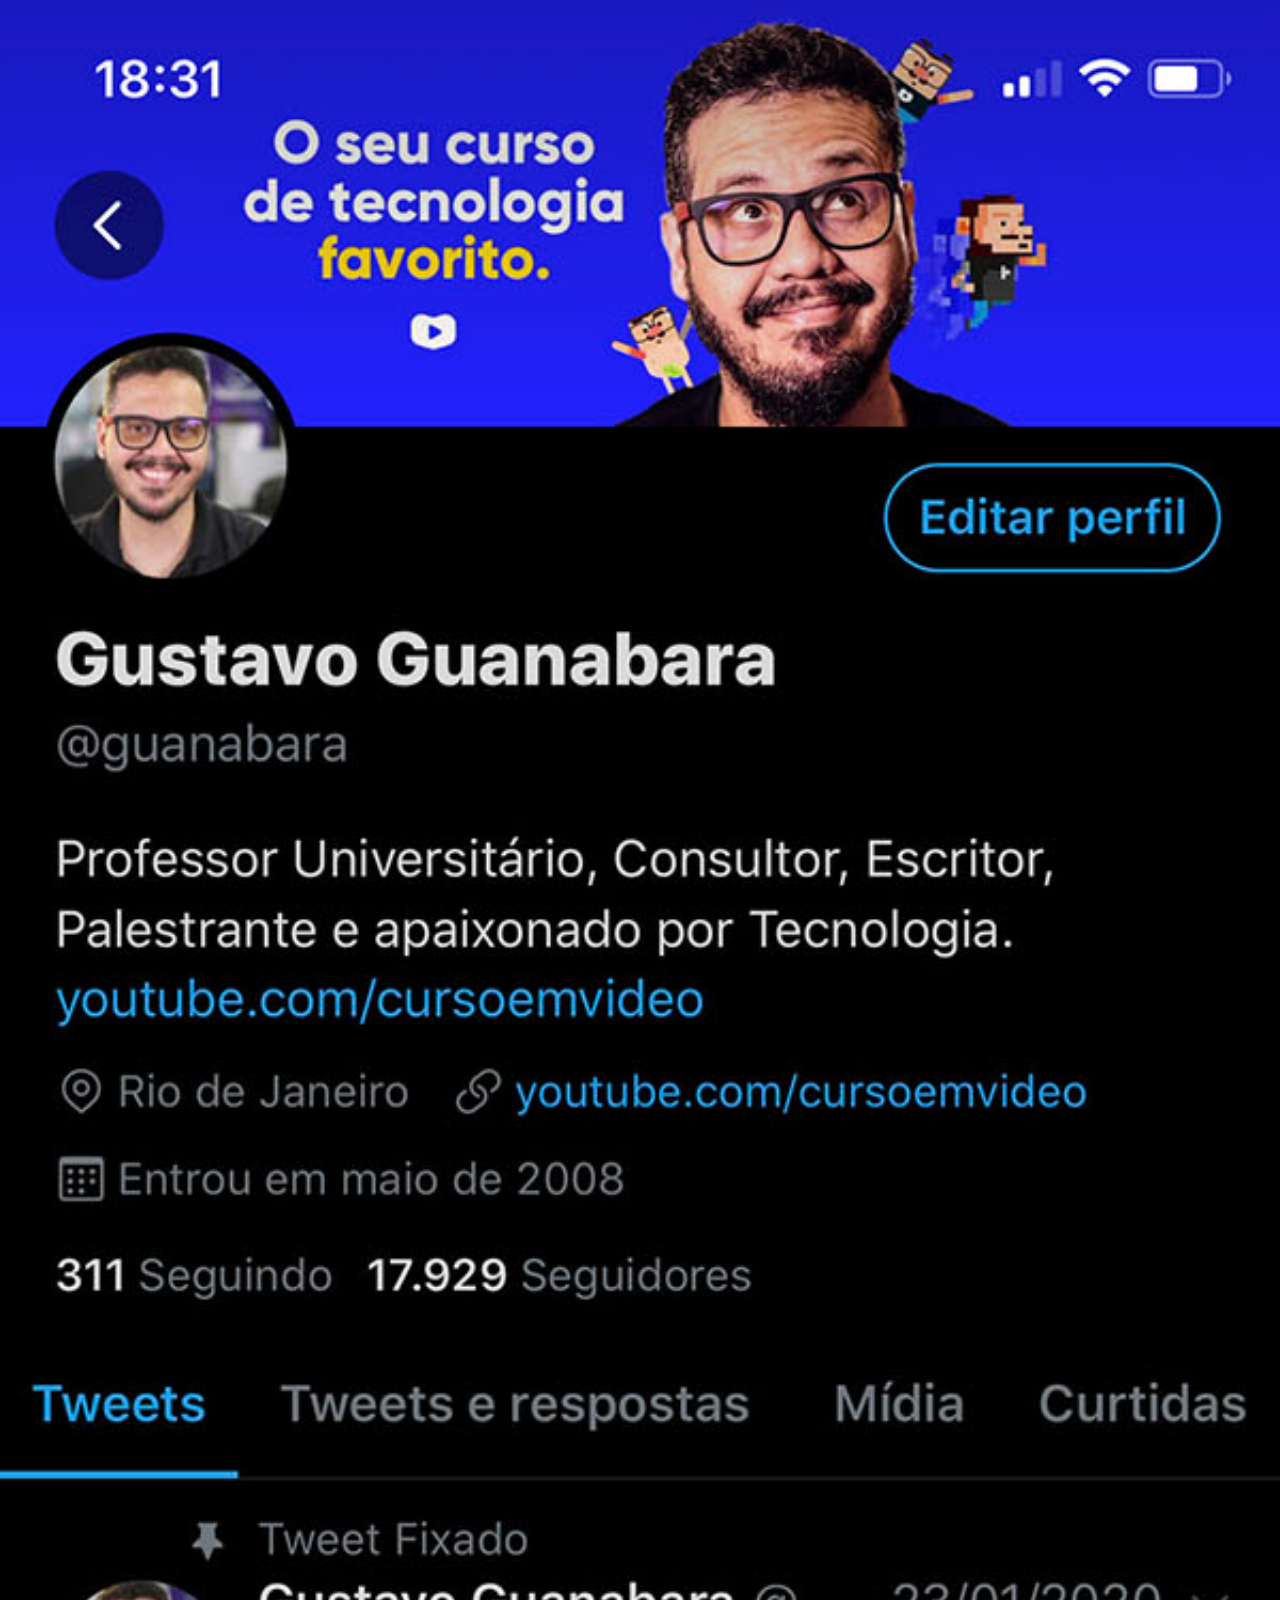
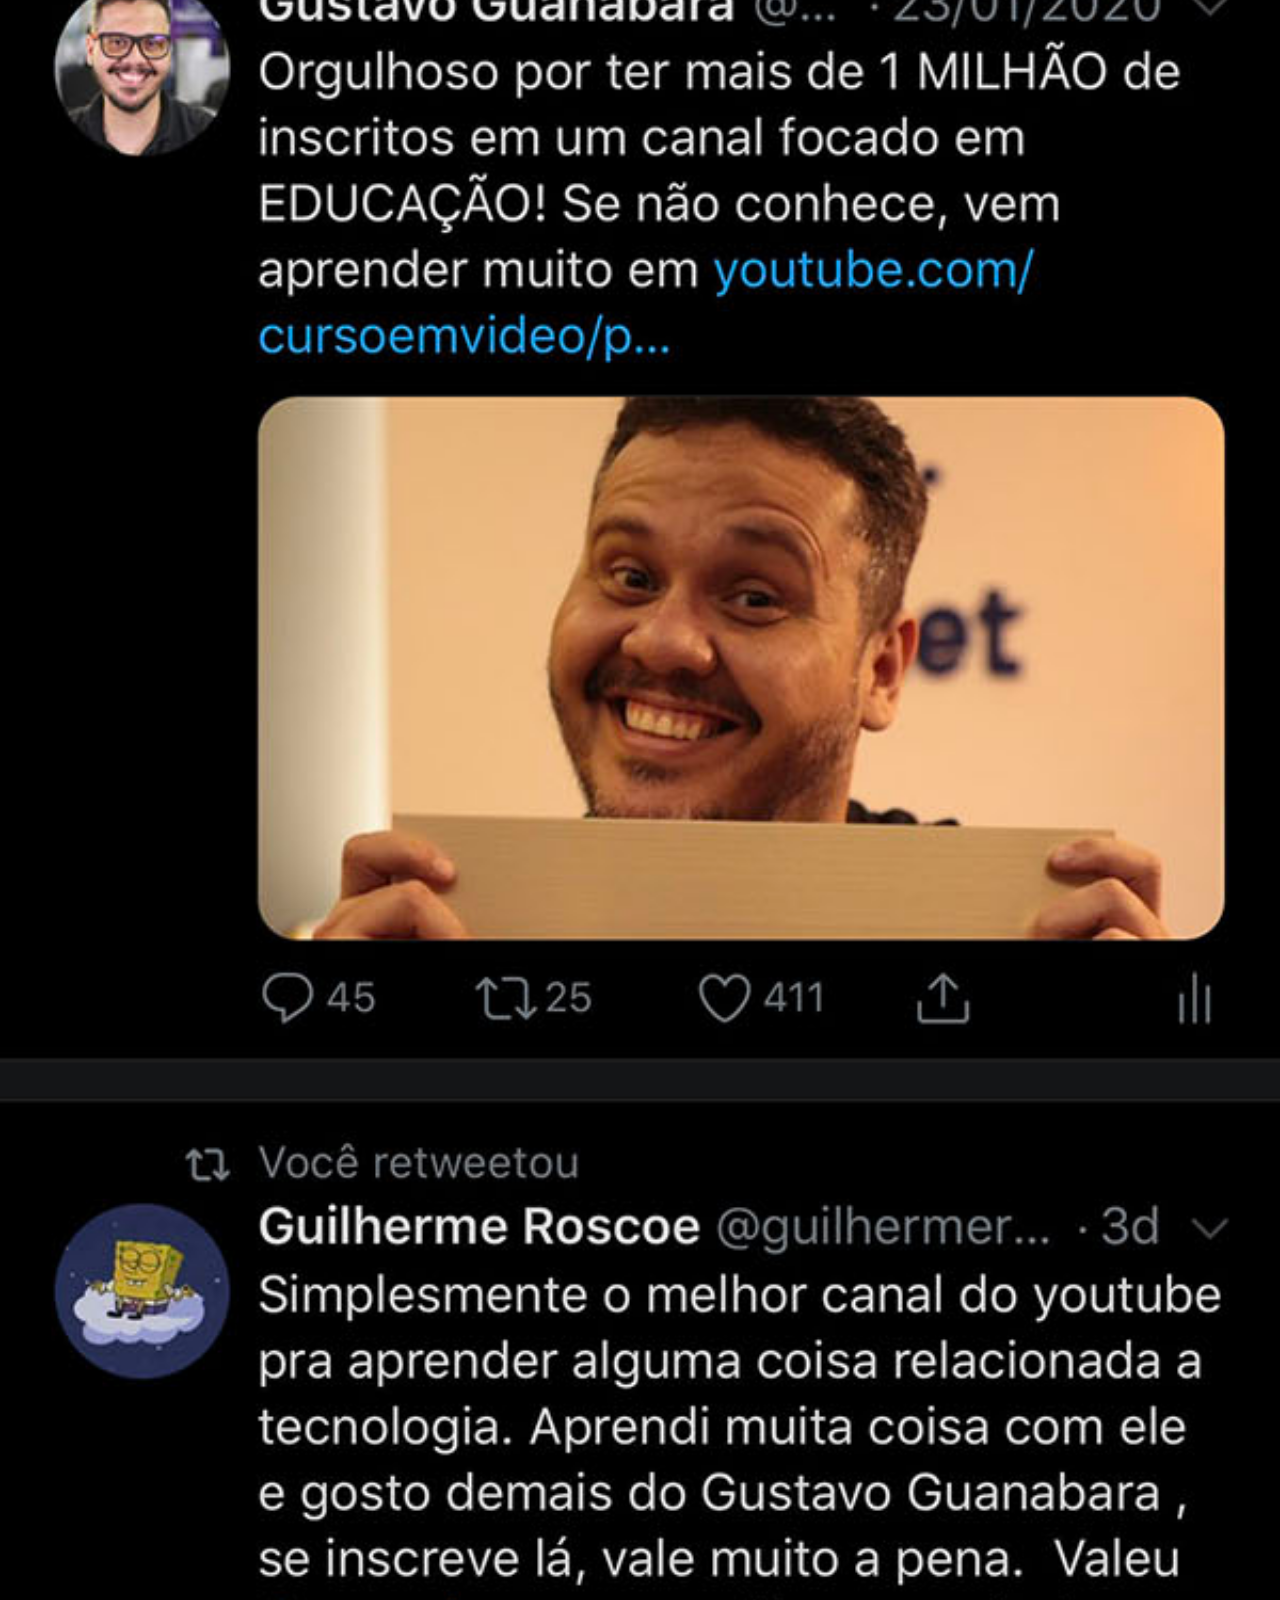
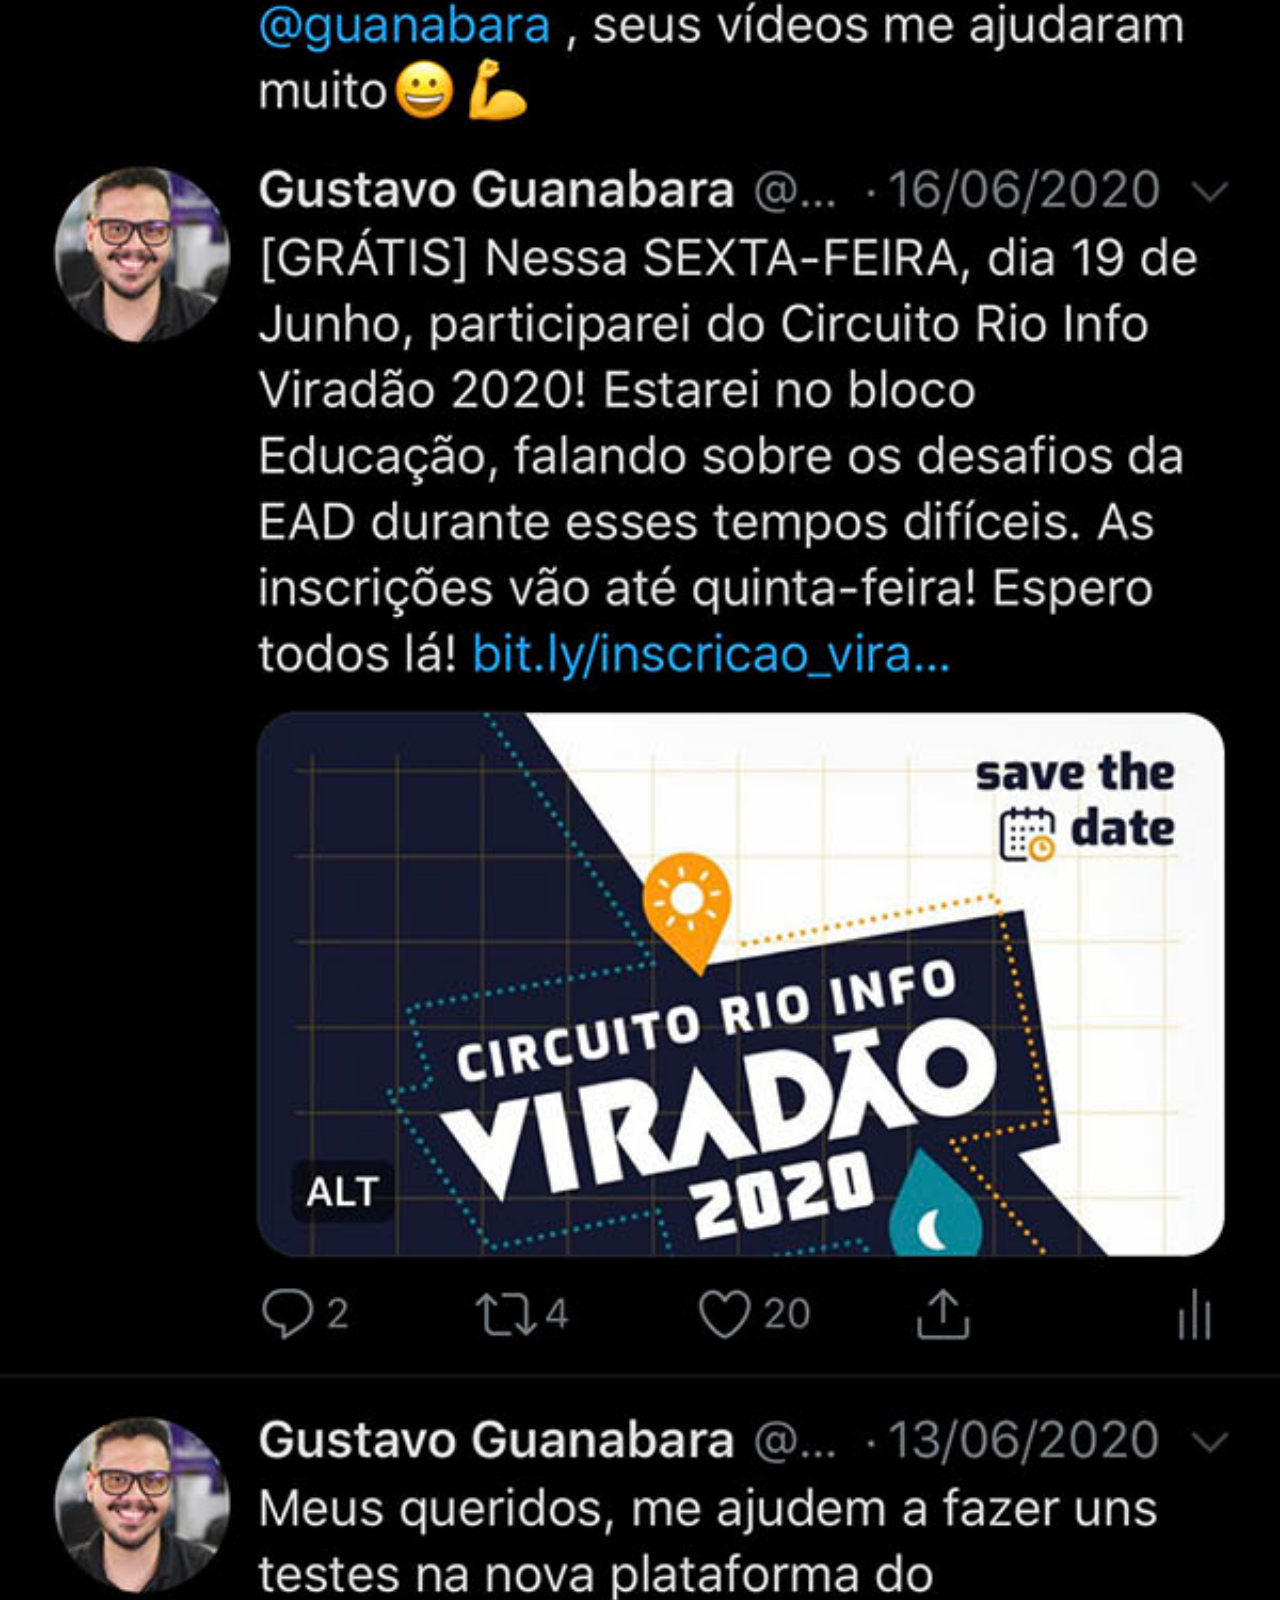
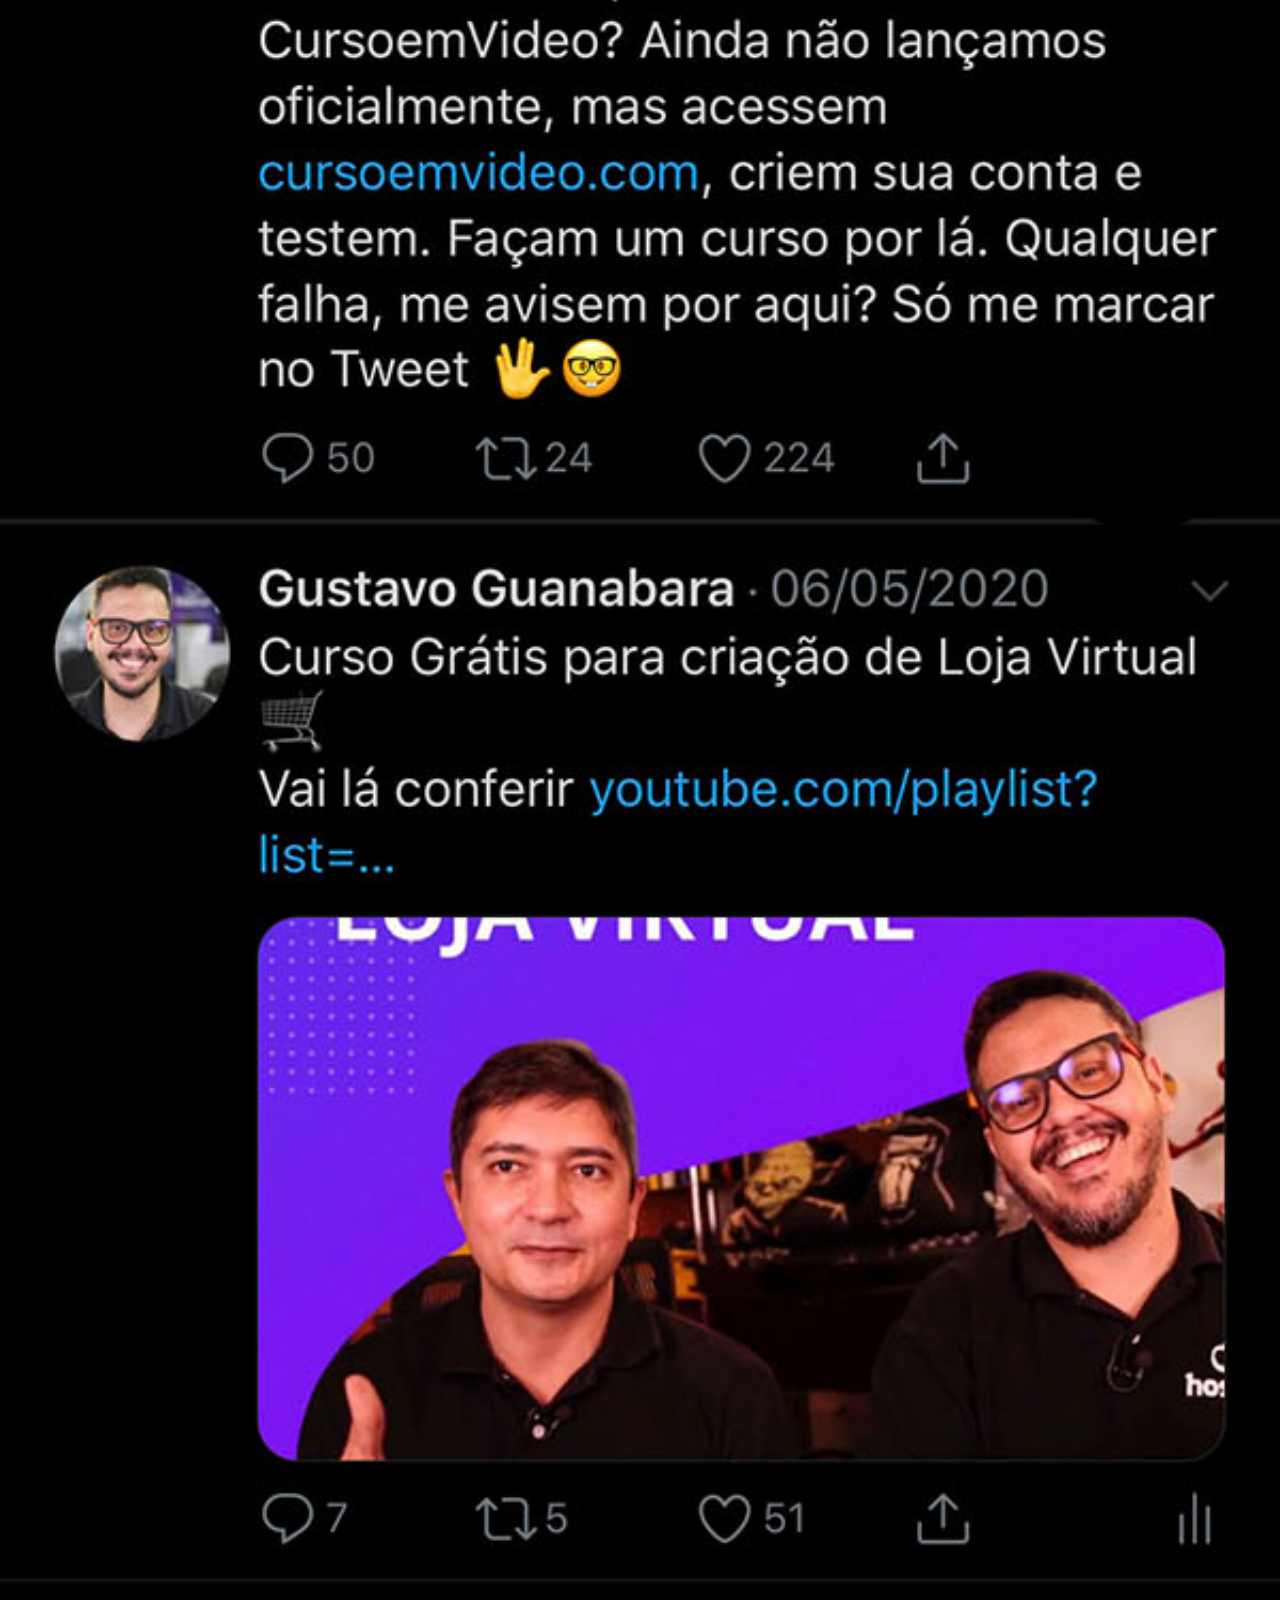
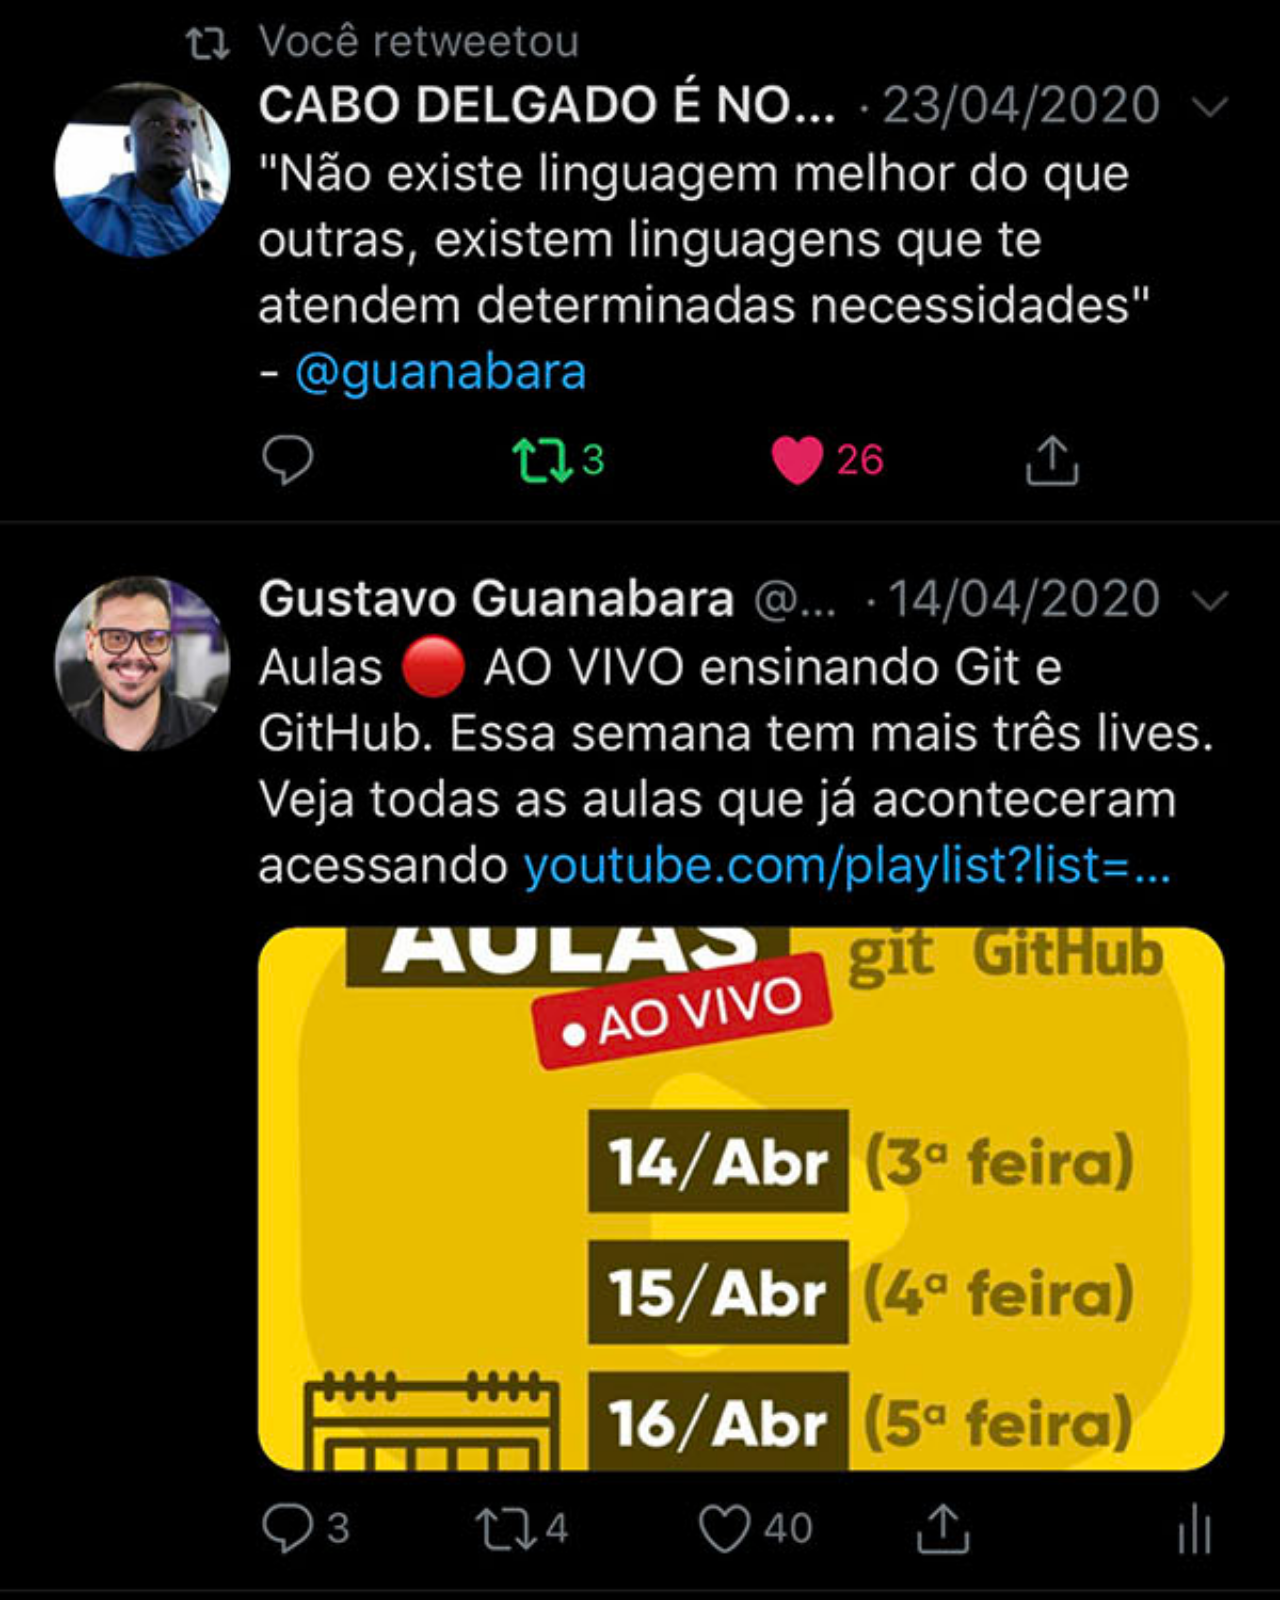
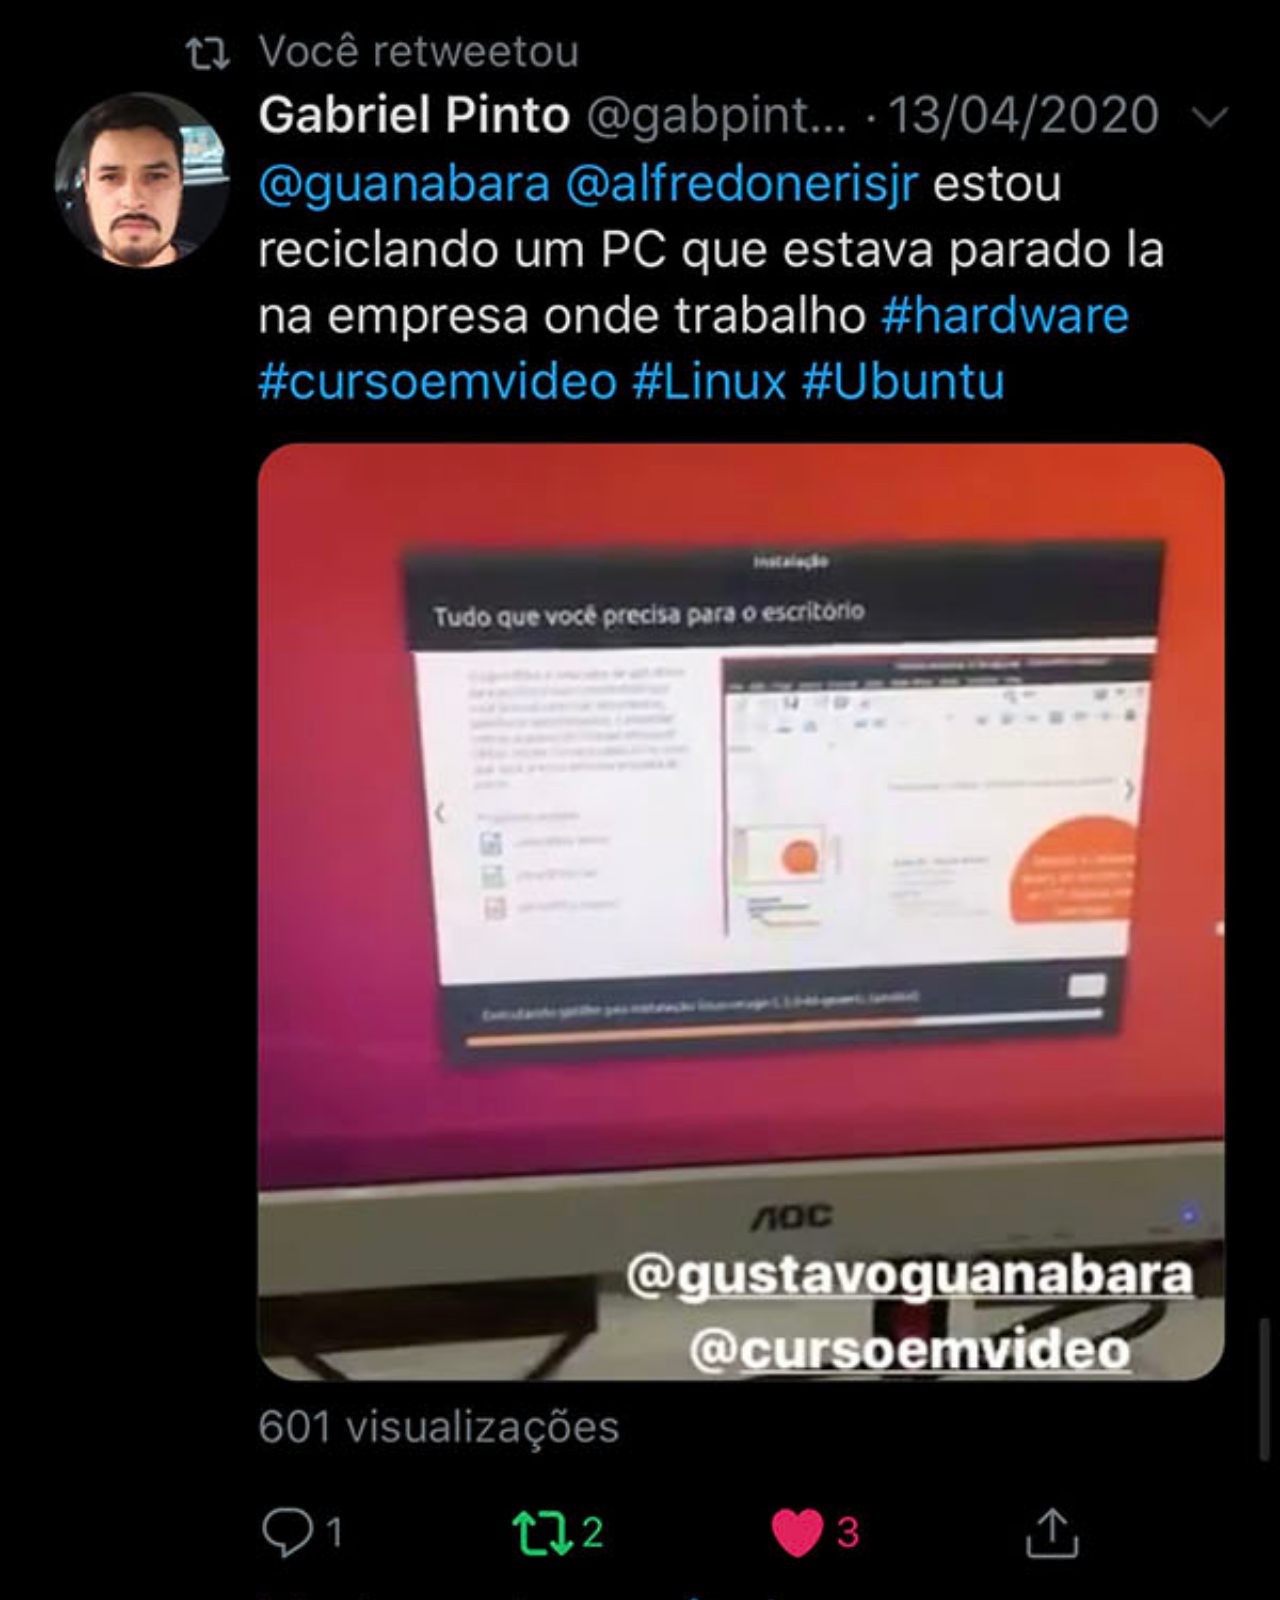
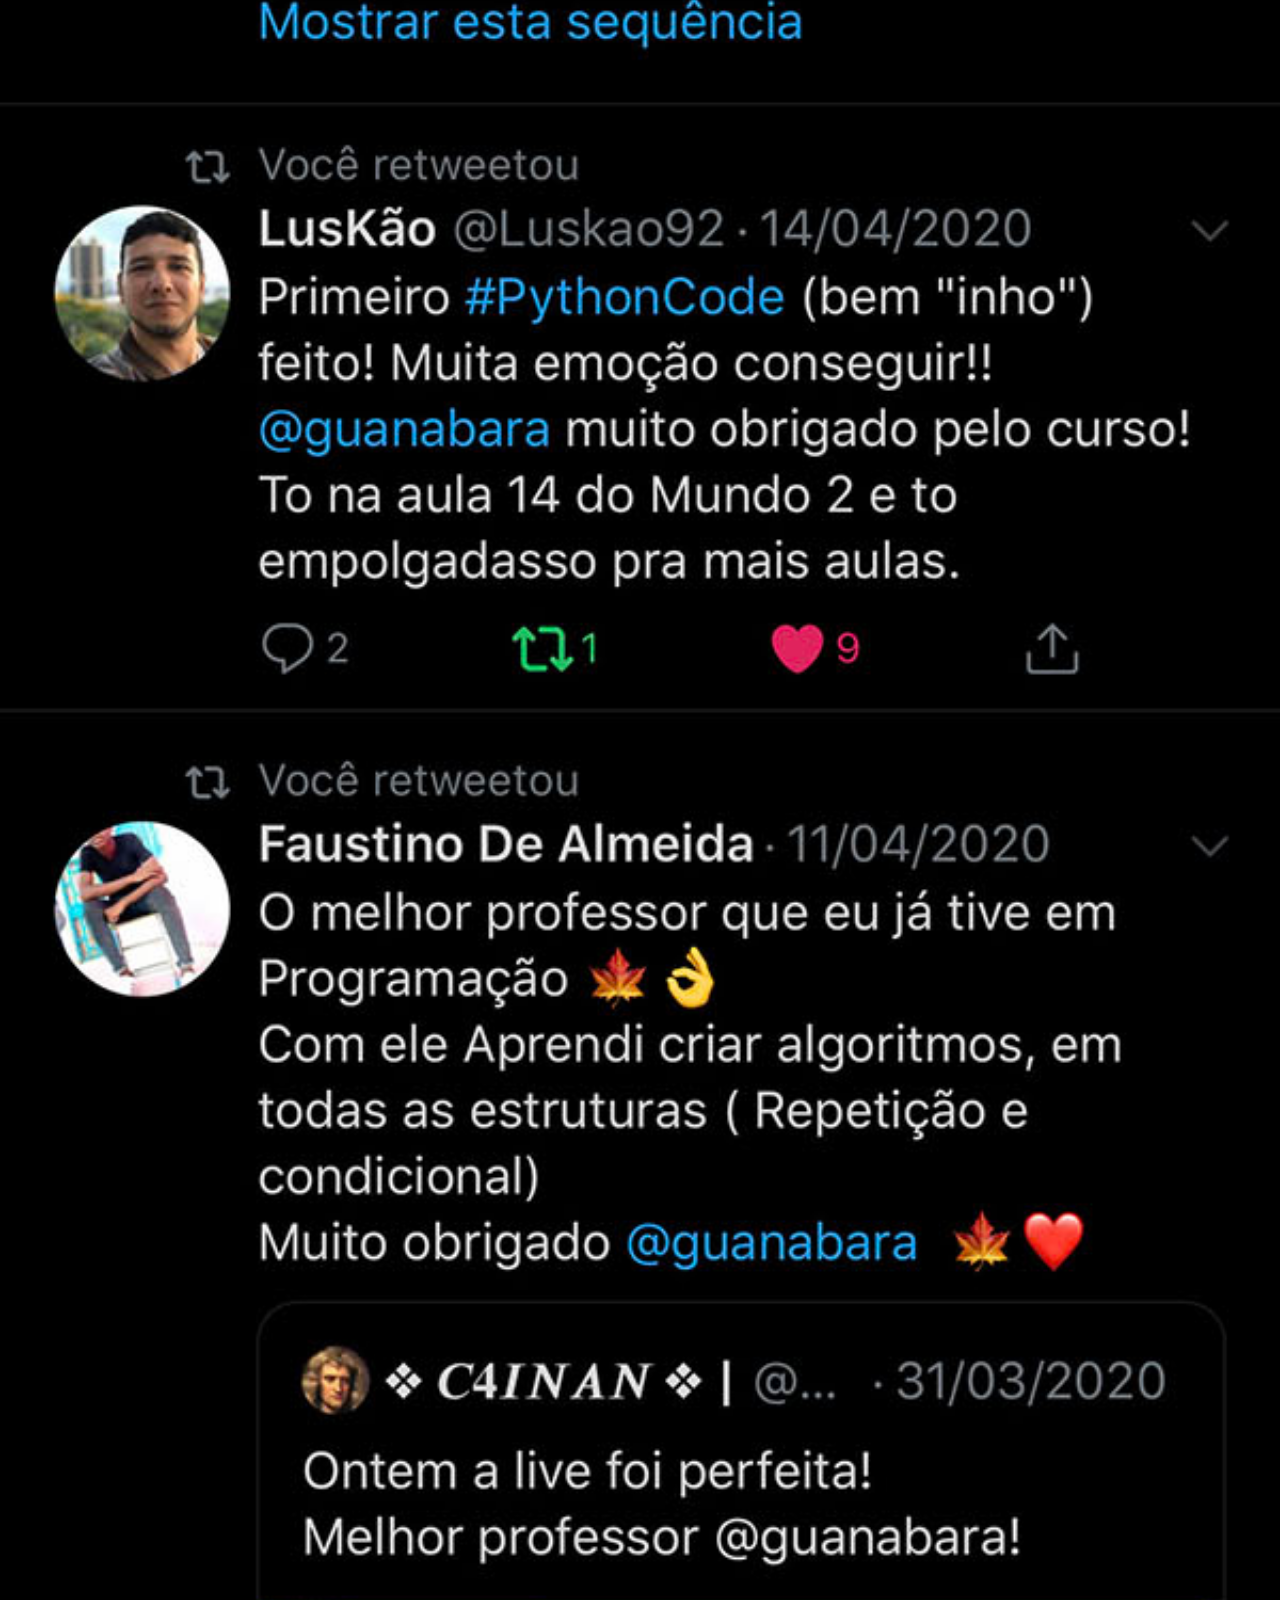
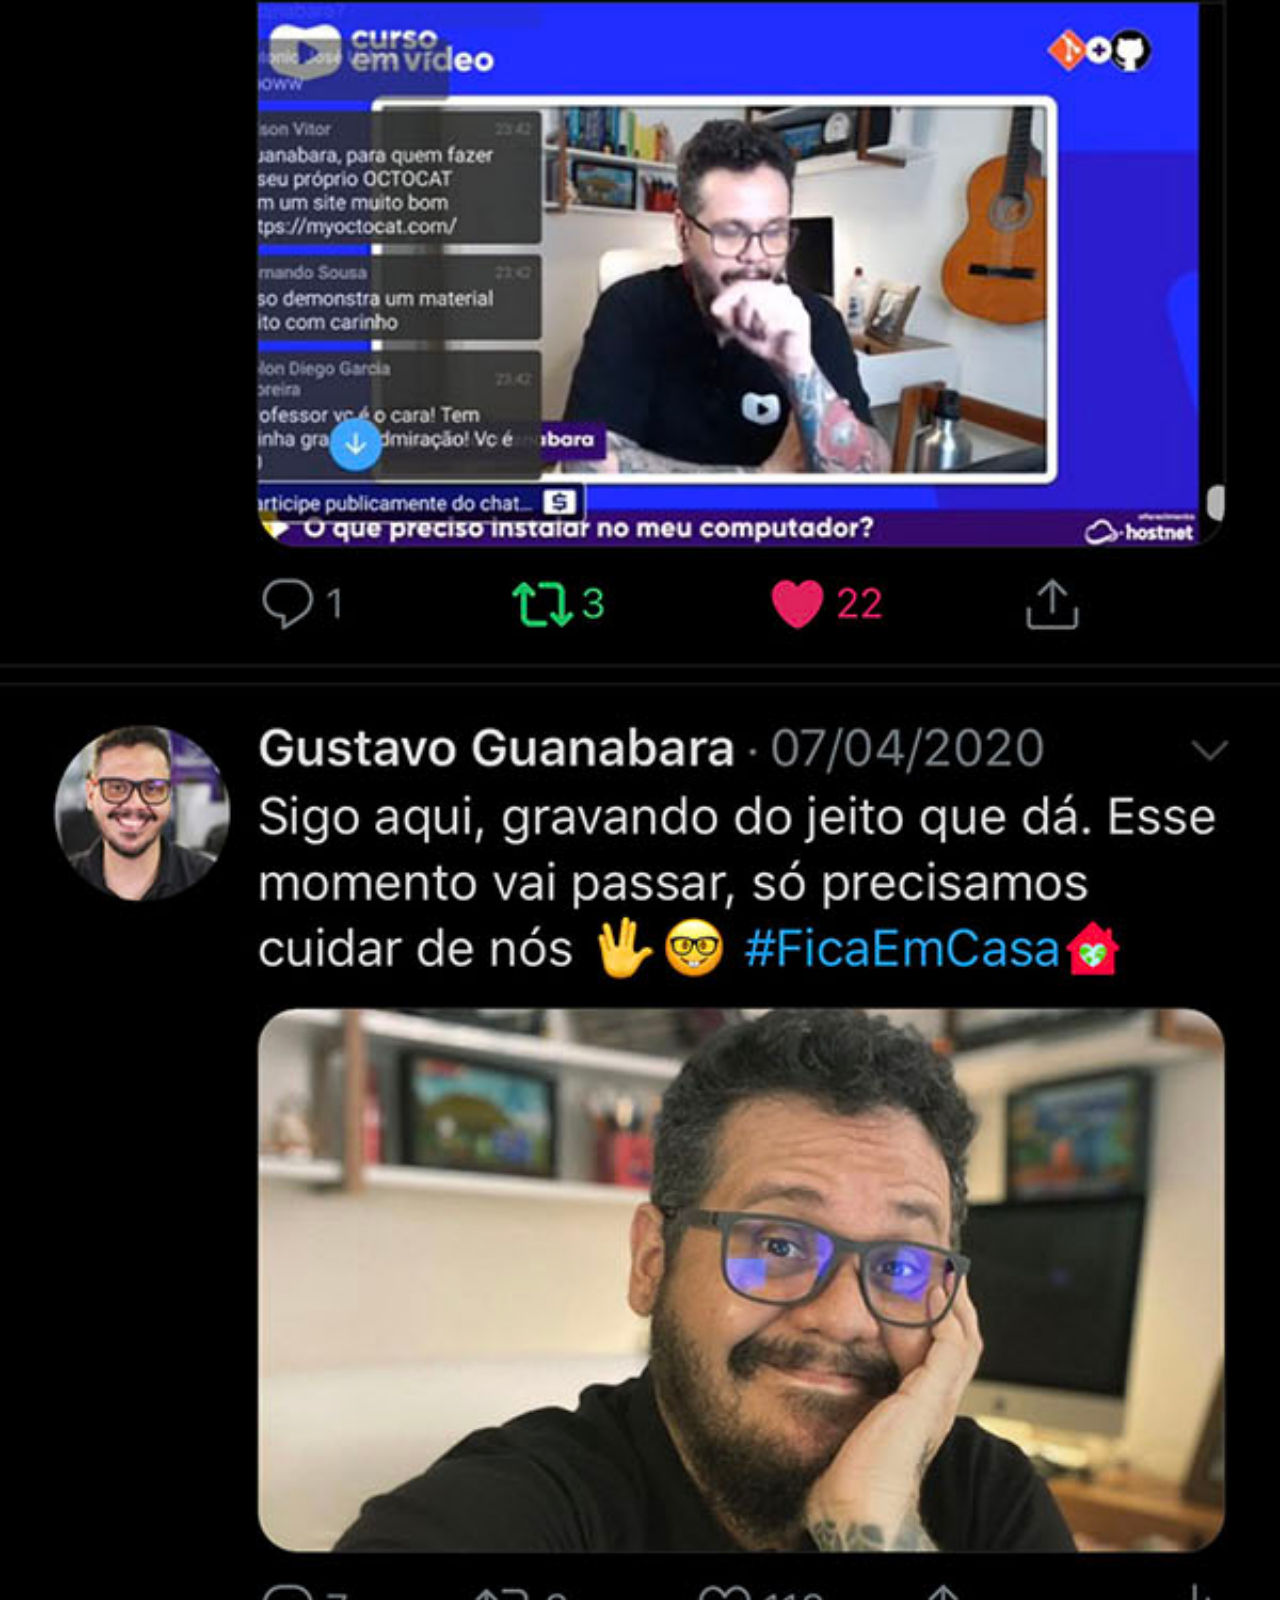
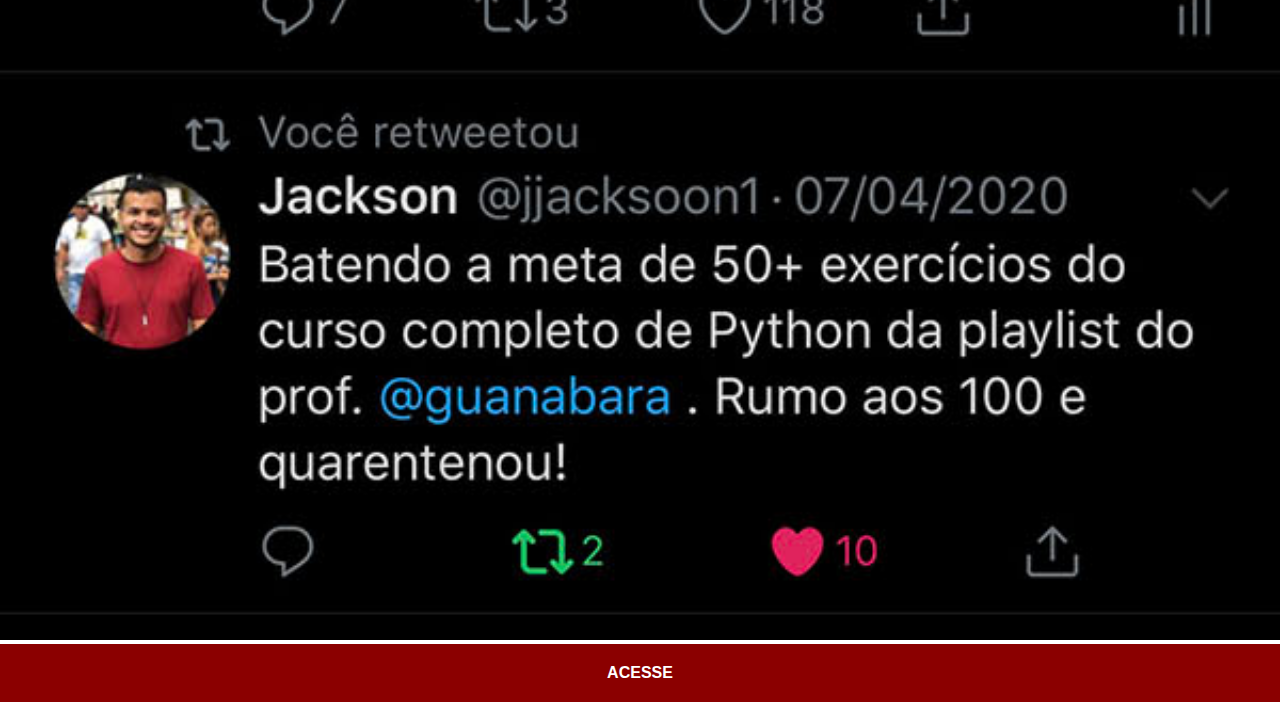
<file: twitter.html>
<!DOCTYPE html>
<html lang="pt-br">
<head>
    <meta charset="UTF-8">
    <meta http-equiv="X-UA-Compatible" content="IE=edge">
    <meta name="viewport" content="width=device-width, initial-scale=1.0">
    <title>Twitter</title>
    <link rel="stylesheet" href="estilo/social.css">
</head>
<body>
    <img src="imagens/tela-twitter.jpg" alt="Twitter">
    <a href="https://twitter.com/guanabara" target="_blank">ACESSE</a>
</body>
</html>
</file>
<file: estilo/style.css>
@charset
*{
    margin: 0px;
    padding: 0px;
    font-family: Arial, Helvetica, sans-serif
    box-sizing: border-box;
}
@media screen and (max-widht:768px){
    #telefone{
        width: 100%;
    }
}
::-webkit-scrollbar{
    height: 0px;
    width: 0px;
}
html, body{
    height: 100vh;
    width: 100vw;
    background-color: black;
}
body{
    background: url('../imagens/fundo-madeira.jpg')no-repeat top center;
    background-size: cover;
    background-attachment: fixed;
}
main{
    height: 100vh;
    position: relative;
    
}
section#telefone {
    width: 311px;
    height: 621px;
    
    
    position: absolute;
    top: 50%;
    left: 50%;
    transform:translate(-50% , -50%);
    background:  url('../imagens/frame-iphone.png') no-repeat;
    

}
iframe#tela{
    
    position: relative;
    top: 80px;
    left: 22px;
    width: 267px;
    height: 471px;

}
section#rede-sociais img{
    width: 50px;
    height: 50px;
    margin: 10px;
    border-radius: 50%;
    box-shadow: 2px 2px 5px rgba(0, 0, 0, 0.411);
    box-sizing: border-box;
}
section#rede-sociais{
    text-align:right;
}
section#rede-sociais img:hover{
    border: 2px solid white;
    transform: translate(-3px, -3px);
    box-shadow: 5px 5px 10px rgba(0, 0, 0, 0.623);
    
}
</file>
<file: estilo/social.css>
@charset "UTF-8";

*{
    margin: 0px;
    padding: 0px;
    font-family: Arial, Helvetica, sans-serif;
}
::-webkit-scrollbar{
    height: 0px;
    width: 0px;
}
img{
    width: 100vw;


}
a{
    display: block;
    background-color: darkred;
    color: white;
    padding: 20px;
    text-align: center;
    font-weight: bolder;
    text-decoration: none;
    

}
a:hover{
    background-color: red;
}
</file>
